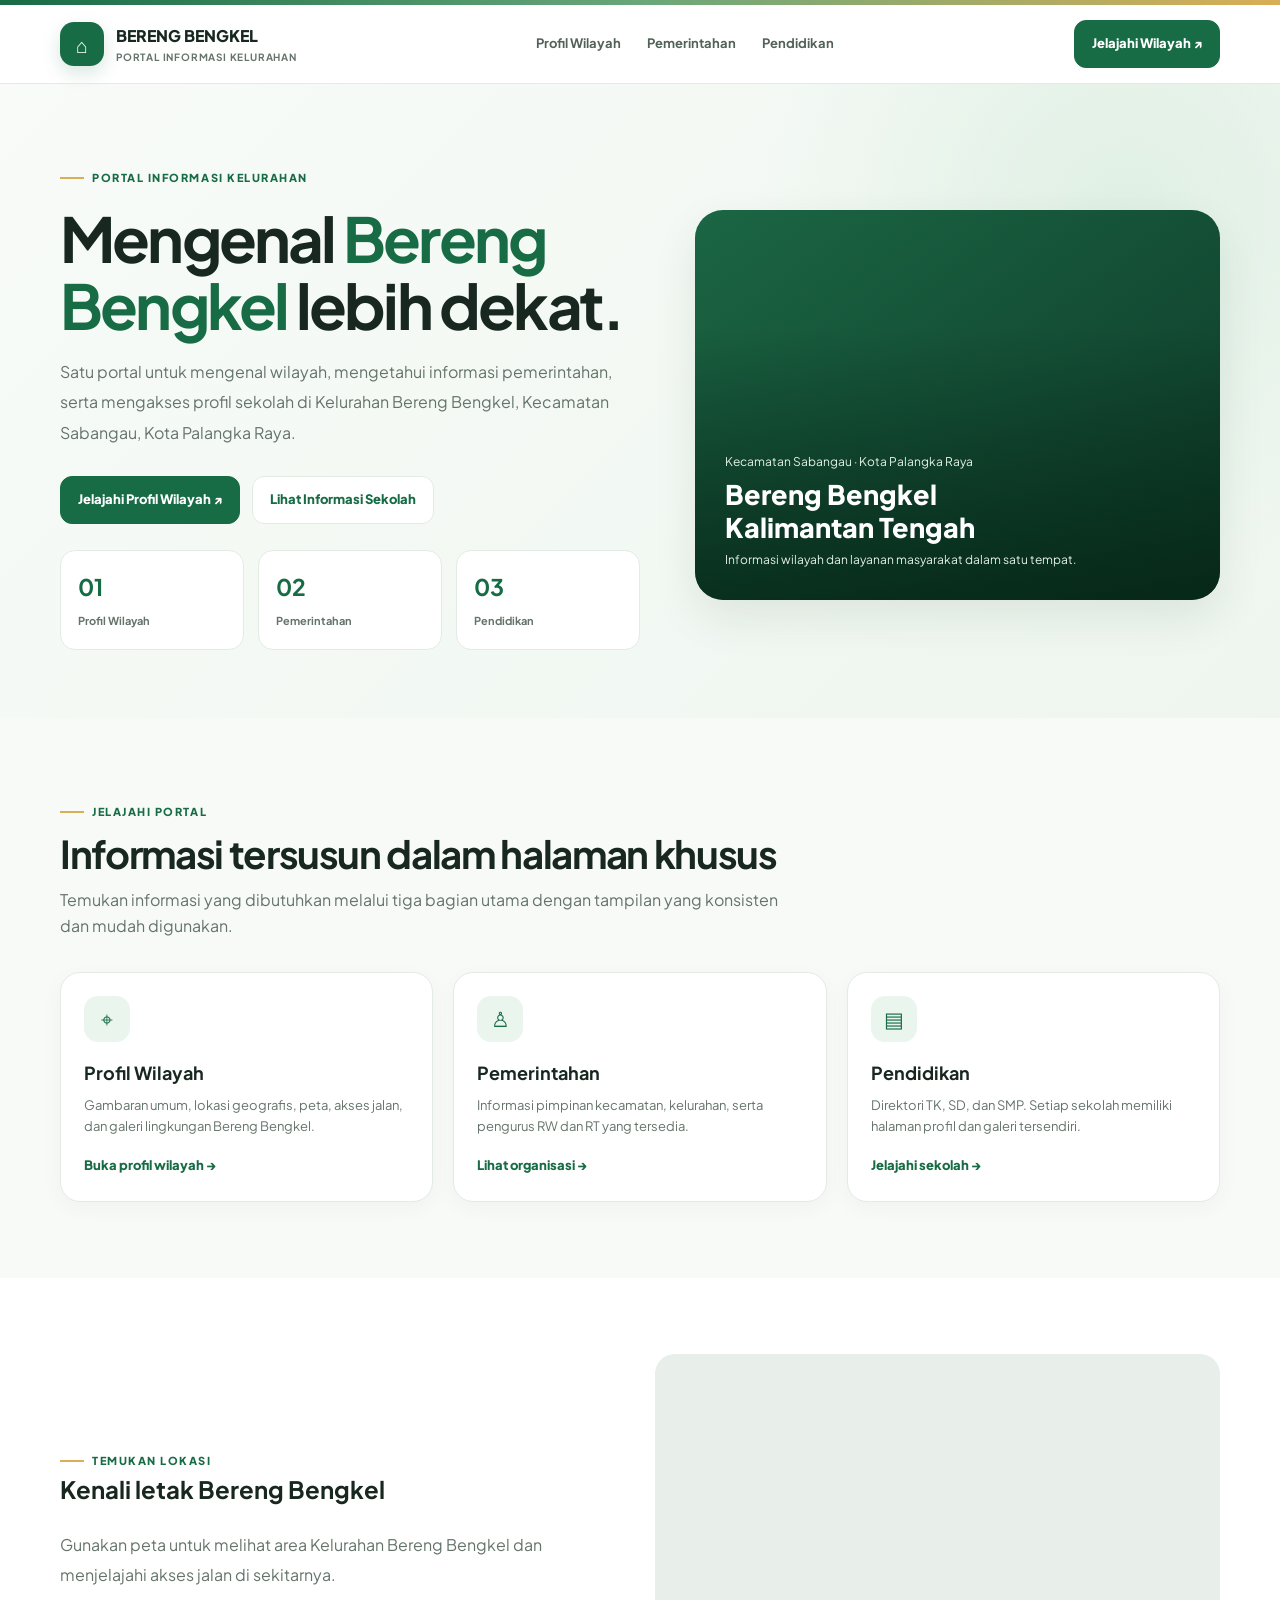
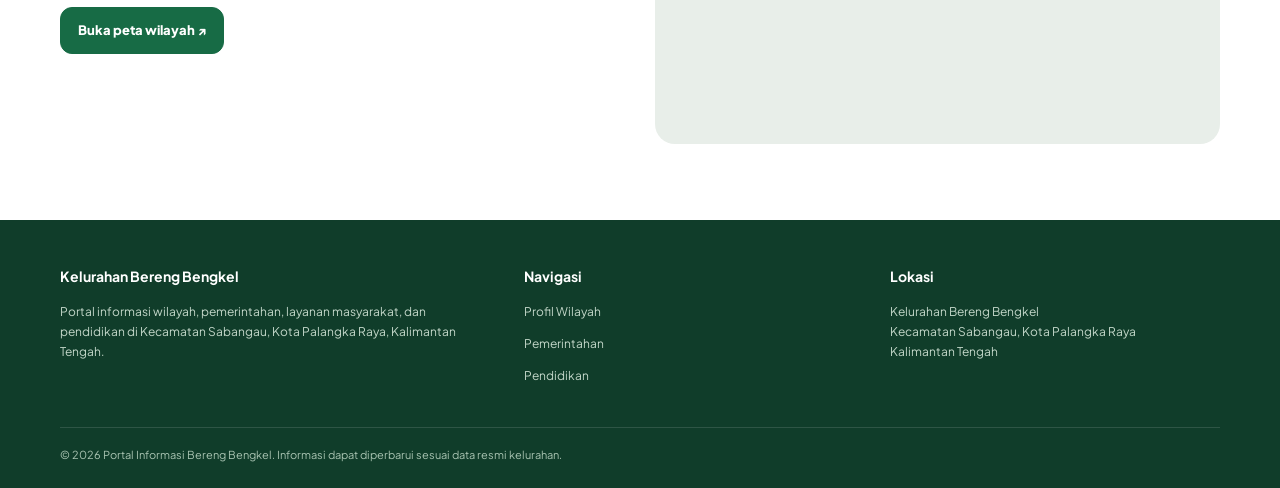
<file: index.html>
<!doctype html>
<html lang="id">
  <head>
    <meta charset="utf-8" />
    <meta name="viewport" content="width=device-width, initial-scale=1" />
    <meta
      name="description"
      content="Portal Informasi Kelurahan Bereng Bengkel"
    />
    <title>Beranda | Bereng Bengkel</title>
    <link rel="preconnect" href="https://fonts.googleapis.com" />
    <link rel="preconnect" href="https://fonts.gstatic.com" crossorigin />
    <link
      href="https://fonts.googleapis.com/css2?family=Plus+Jakarta+Sans:wght@400;500;600;700;800&display=swap"
      rel="stylesheet"
    />
    <link rel="stylesheet" href="assets/css/style.css" />
  </head>
  <body>
    <div class="topline"></div>
    <header class="nav">
      <div class="container nav-inner">
        <a class="brand" href="index.html"
          ><span class="brand-mark">⌂</span
          ><span
            >BERENG BENGKEL<small>Portal Informasi Kelurahan</small></span
          ></a
        >
        <nav class="navlinks">
          <a href="profil.html">Profil Wilayah</a
          ><a href="pemerintahan.html">Pemerintahan</a
          ><a href="pendidikan.html">Pendidikan</a>
        </nav>
        <a class="nav-cta" href="profil.html#lokasi">Jelajahi Wilayah ↗</a
        ><button class="menu-btn" aria-label="Buka menu" aria-expanded="false">
          ☰
        </button>
      </div>
      <div class="container mobile-links">
        <a href="profil.html">Profil Wilayah</a
        ><a href="pemerintahan.html">Pemerintahan</a
        ><a href="pendidikan.html">Pendidikan</a>
      </div>
    </header>
    <main>
      <section class="hero">
        <div class="container hero-grid">
          <div>
            <span class="eyebrow">Portal informasi kelurahan</span>
            <h1>
              Mengenal <span class="accent">Bereng Bengkel</span> lebih dekat.
            </h1>
            <p class="lead">
              Satu portal untuk mengenal wilayah, mengetahui informasi
              pemerintahan, serta mengakses profil sekolah di Kelurahan Bereng
              Bengkel, Kecamatan Sabangau, Kota Palangka Raya.
            </p>
            <div class="actions">
              <a class="btn" href="profil.html">Jelajahi Profil Wilayah ↗</a
              ><a class="btn light" href="pendidikan.html"
                >Lihat Informasi Sekolah</a
              >
            </div>
            <div class="stats">
              <div class="stat"><b>01</b><span>Profil Wilayah</span></div>
              <div class="stat"><b>02</b><span>Pemerintahan</span></div>
              <div class="stat"><b>03</b><span>Pendidikan</span></div>
            </div>
          </div>
          <div class="hero-visual">
            <div>
              <div class="hero-note">
                Kecamatan Sabangau · Kota Palangka Raya
              </div>
              <div class="hero-title">
                Bereng Bengkel<br />Kalimantan Tengah
              </div>
              <div class="hero-note">
                Informasi wilayah dan layanan masyarakat dalam satu tempat.
              </div>
            </div>
          </div>
        </div>
      </section>
      <section class="section">
        <div class="container">
          <div class="section-head">
            <span class="eyebrow">Jelajahi portal</span>
            <h2>Informasi tersusun dalam halaman khusus</h2>
            <p>
              Temukan informasi yang dibutuhkan melalui tiga bagian utama dengan
              tampilan yang konsisten dan mudah digunakan.
            </p>
          </div>
          <div class="grid three">
            <article class="card">
              <div class="card-body">
                <div class="iconbox">⌖</div>
                <h3>Profil Wilayah</h3>
                <p>
                  Gambaran umum, lokasi geografis, peta, akses jalan, dan galeri
                  lingkungan Bereng Bengkel.
                </p>
                <a class="arrow-link" href="profil.html"
                  >Buka profil wilayah →</a
                >
              </div>
            </article>
            <article class="card">
              <div class="card-body">
                <div class="iconbox">♙</div>
                <h3>Pemerintahan</h3>
                <p>
                  Informasi pimpinan kecamatan, kelurahan, serta pengurus RW dan
                  RT yang tersedia.
                </p>
                <a class="arrow-link" href="pemerintahan.html"
                  >Lihat organisasi →</a
                >
              </div>
            </article>
            <article class="card">
              <div class="card-body">
                <div class="iconbox">▤</div>
                <h3>Pendidikan</h3>
                <p>
                  Direktori TK, SD, dan SMP. Setiap sekolah memiliki halaman
                  profil dan galeri tersendiri.
                </p>
                <a class="arrow-link" href="pendidikan.html"
                  >Jelajahi sekolah →</a
                >
              </div>
            </article>
          </div>
        </div>
      </section>
      <section class="section white">
        <div class="container split">
          <div>
            <span class="eyebrow">Temukan lokasi</span>
            <h2>Kenali letak Bereng Bengkel</h2>
            <p class="lead">
              Gunakan peta untuk melihat area Kelurahan Bereng Bengkel dan
              menjelajahi akses jalan di sekitarnya.
            </p>
            <a class="btn" href="profil.html#lokasi">Buka peta wilayah ↗</a>
          </div>
          <iframe
            class="map-frame"
            loading="lazy"
            src="https://www.google.com/maps?q=Bereng%20Bengkel%2C%20Sabangau%2C%20Palangka%20Raya&output=embed"
            title="Peta Bereng Bengkel"
          ></iframe>
        </div>
      </section>
    </main>
    <footer class="footer">
      <div class="container">
        <div class="footer-grid">
          <div>
            <h3>Kelurahan Bereng Bengkel</h3>
            <p>
              Portal informasi wilayah, pemerintahan, layanan masyarakat, dan
              pendidikan di Kecamatan Sabangau, Kota Palangka Raya, Kalimantan
              Tengah.
            </p>
          </div>
          <div>
            <h3>Navigasi</h3>
            <p><a href="profil.html">Profil Wilayah</a></p>
            <p><a href="pemerintahan.html">Pemerintahan</a></p>
            <p><a href="pendidikan.html">Pendidikan</a></p>
          </div>
          <div>
            <h3>Lokasi</h3>
            <p>
              Kelurahan Bereng Bengkel<br />Kecamatan Sabangau, Kota Palangka
              Raya<br />Kalimantan Tengah
            </p>
          </div>
        </div>
        <div class="copyright">
          © 2026 Portal Informasi Bereng Bengkel. Informasi dapat diperbarui
          sesuai data resmi kelurahan.
        </div>
      </div>
    </footer>
    <script src="assets/js/site.js"></script>
  </body>
</html>
</file>
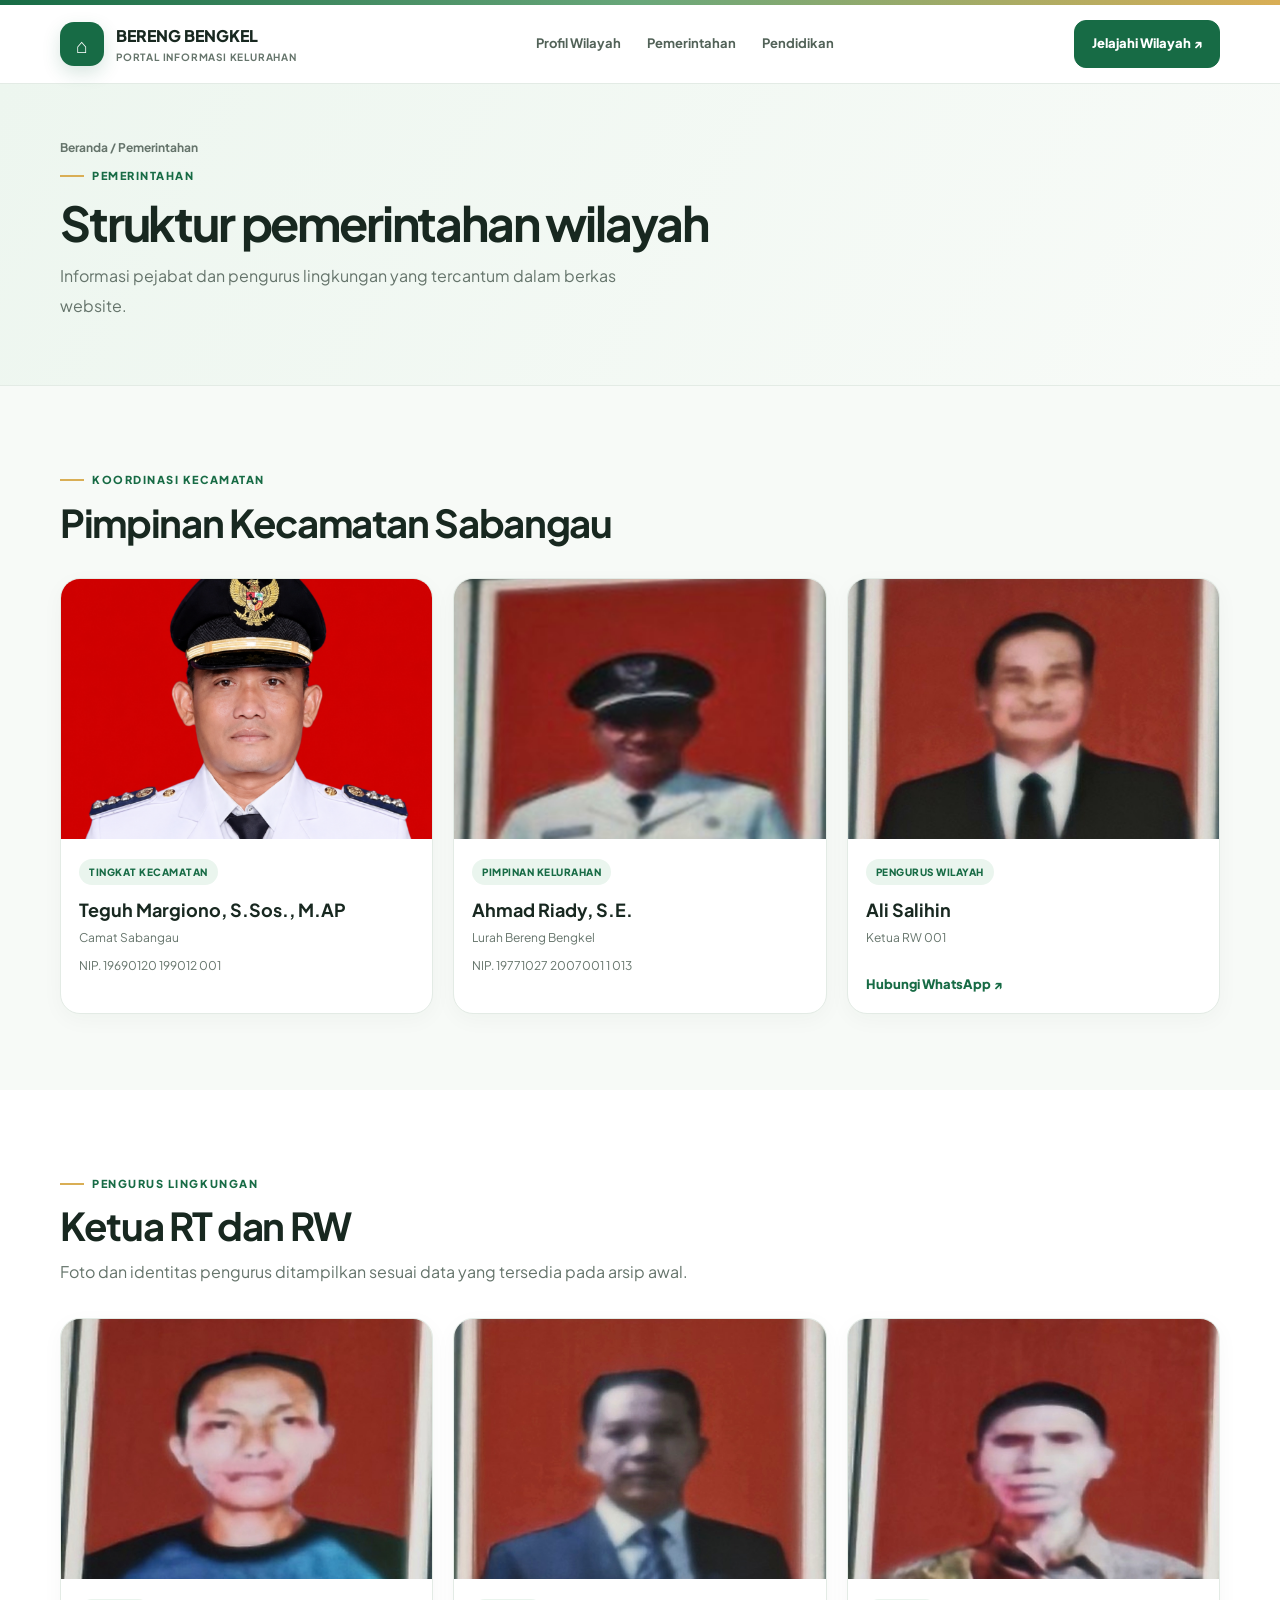
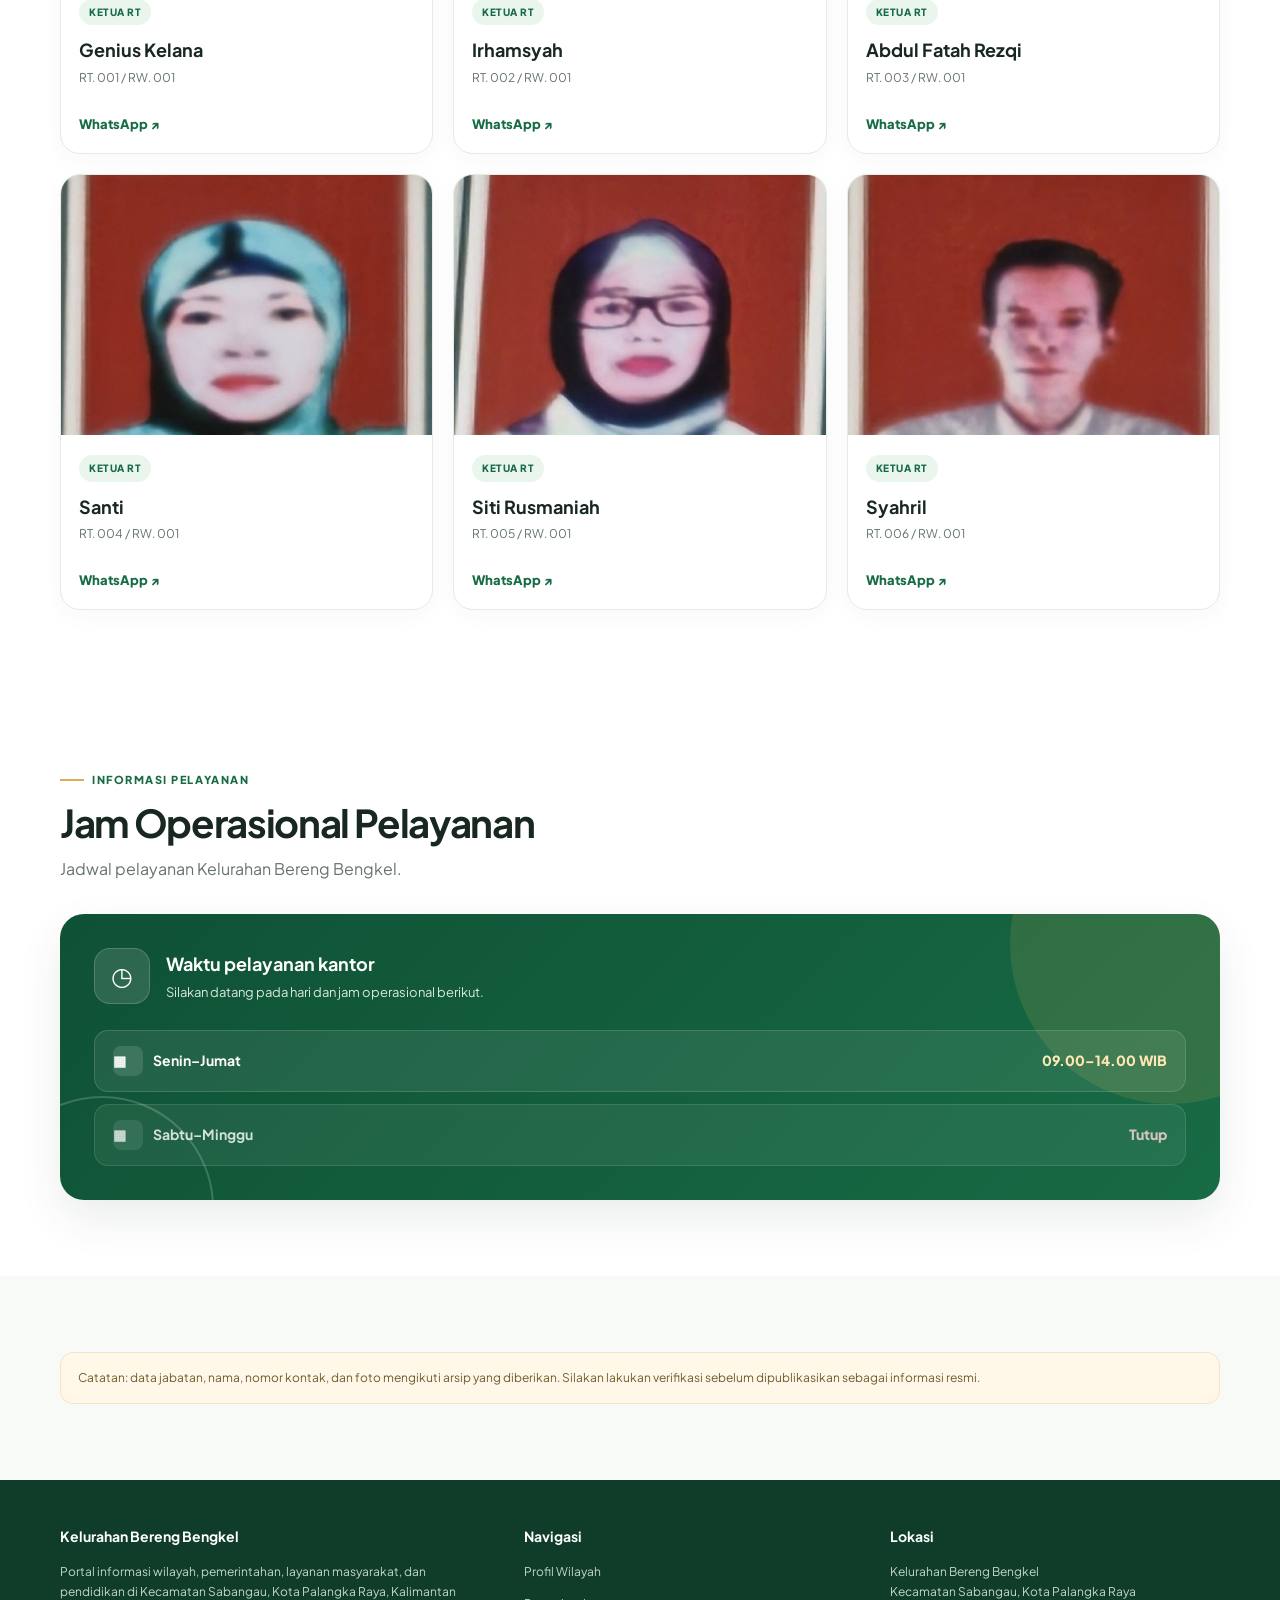
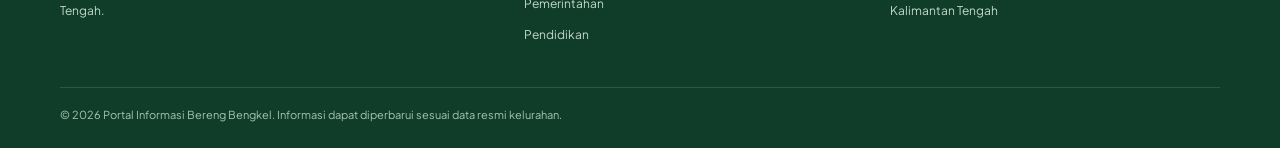
<file: pemerintahan.html>
<!doctype html>
<html lang="id">
  <head>
    <meta charset="utf-8" />
    <meta name="viewport" content="width=device-width, initial-scale=1" />
    <meta
      name="description"
      content="Portal Informasi Kelurahan Bereng Bengkel"
    />
    <title>Pemerintahan | Bereng Bengkel</title>
    <link rel="preconnect" href="https://fonts.googleapis.com" />
    <link rel="preconnect" href="https://fonts.gstatic.com" crossorigin />
    <link
      href="https://fonts.googleapis.com/css2?family=Plus+Jakarta+Sans:wght@400;500;600;700;800&display=swap"
      rel="stylesheet"
    />
    <link rel="stylesheet" href="assets/css/style.css" />
  </head>
  <body>
    <div class="topline"></div>
    <header class="nav">
      <div class="container nav-inner">
        <a class="brand" href="index.html"
          ><span class="brand-mark">⌂</span
          ><span
            >BERENG BENGKEL<small>Portal Informasi Kelurahan</small></span
          ></a
        >
        <nav class="navlinks">
          <a href="profil.html">Profil Wilayah</a
          ><a href="pemerintahan.html">Pemerintahan</a
          ><a href="pendidikan.html">Pendidikan</a>
        </nav>
        <a class="nav-cta" href="profil.html#lokasi">Jelajahi Wilayah ↗</a
        ><button class="menu-btn" aria-label="Buka menu" aria-expanded="false">
          ☰
        </button>
      </div>
      <div class="container mobile-links">
        <a href="profil.html">Profil Wilayah</a
        ><a href="pemerintahan.html">Pemerintahan</a
        ><a href="pendidikan.html">Pendidikan</a>
      </div>
    </header>
    <main>
      <section class="page-hero">
        <div class="container">
          <div class="crumb">Beranda / Pemerintahan</div>
          <span class="eyebrow">Pemerintahan</span>
          <h1>Struktur pemerintahan wilayah</h1>
          <p class="lead">
            Informasi pejabat dan pengurus lingkungan yang tercantum dalam
            berkas website.
          </p>
        </div>
      </section>
      <section class="section">
        <div class="container">
          <div class="section-head">
            <span class="eyebrow">Koordinasi kecamatan</span>
            <h2>Pimpinan Kecamatan Sabangau</h2>
          </div>
          <div class="grid three">
            <article class="card person-card">
              <img
                src="assets/images/officials/camat-sabangau.jpg"
                alt="Foto Camat Sabangau"
              />
              <div class="card-body">
                <span class="tag">Tingkat kecamatan</span>
                <h3>Teguh Margiono, S.Sos., M.AP</h3>
                <p>Camat Sabangau</p>
                <p style="margin-top: 8px">NIP. 19690120 199012 001</p>
              </div>
            </article>
            <article class="card person-card">
              <img
                src="assets/images/officials/lurah.jpg"
                alt="Foto Lurah Bereng Bengkel"
              />
              <div class="card-body">
                <span class="tag">Pimpinan kelurahan</span>
                <h3>Ahmad Riady, S.E.</h3>
                <p>Lurah Bereng Bengkel</p>
                <p style="margin-top: 8px">NIP. 19771027 2007001 1 013</p>
              </div>
            </article>
            <article class="card person-card">
              <img
                src="assets/images/officials/rw-001.jpg"
                alt="Foto Ketua RW 001"
              />
              <div class="card-body">
                <span class="tag">Pengurus wilayah</span>
                <h3>Ali Salihin</h3>
                <p>Ketua RW 001</p>
                <p style="margin-top: 8px">
                  <a
                    class="arrow-link"
                    href="https://wa.me/6281347324317"
                    target="_blank"
                    rel="noopener"
                    >Hubungi WhatsApp ↗</a
                  >
                </p>
              </div>
            </article>
          </div>
        </div>
      </section>
      <section class="section white">
        <div class="container">
          <div class="section-head">
            <span class="eyebrow">Pengurus lingkungan</span>
            <h2>Ketua RT dan RW</h2>
            <p>
              Foto dan identitas pengurus ditampilkan sesuai data yang tersedia
              pada arsip awal.
            </p>
          </div>
          <div class="person-grid">
            <article class="card person-card">
              <img
                src="assets/images/officials/rt-001.jpg"
                alt="Foto Ketua RT Genius Kelana"
                loading="lazy"
              />
              <div class="card-body">
                <span class="tag">Ketua RT</span>
                <h3>Genius Kelana</h3>
                <p>RT. 001 / RW. 001</p>
                <p style="margin-top: 8px">
                  <a
                    class="arrow-link"
                    href="https://wa.me/6285247806857"
                    target="_blank"
                    rel="noopener"
                    >WhatsApp ↗</a
                  >
                </p>
              </div>
            </article>
            <article class="card person-card">
              <img
                src="assets/images/officials/rt-002.jpg"
                alt="Foto Ketua RT Irhamsyah"
                loading="lazy"
              />
              <div class="card-body">
                <span class="tag">Ketua RT</span>
                <h3>Irhamsyah</h3>
                <p>RT. 002 / RW. 001</p>
                <p style="margin-top: 8px">
                  <a
                    class="arrow-link"
                    href="https://wa.me/6282154995072"
                    target="_blank"
                    rel="noopener"
                    >WhatsApp ↗</a
                  >
                </p>
              </div>
            </article>
            <article class="card person-card">
              <img
                src="assets/images/officials/rt-003.jpg"
                alt="Foto Ketua RT Abdul Fatah Rezqi"
                loading="lazy"
              />
              <div class="card-body">
                <span class="tag">Ketua RT</span>
                <h3>Abdul Fatah Rezqi</h3>
                <p>RT. 003 / RW. 001</p>
                <p style="margin-top: 8px">
                  <a
                    class="arrow-link"
                    href="https://wa.me/6281250780167"
                    target="_blank"
                    rel="noopener"
                    >WhatsApp ↗</a
                  >
                </p>
              </div>
            </article>
            <article class="card person-card">
              <img
                src="assets/images/officials/rt-004.jpg"
                alt="Foto Ketua RT Santi"
                loading="lazy"
              />
              <div class="card-body">
                <span class="tag">Ketua RT</span>
                <h3>Santi</h3>
                <p>RT. 004 / RW. 001</p>
                <p style="margin-top: 8px">
                  <a
                    class="arrow-link"
                    href="https://wa.me/6285389328433"
                    target="_blank"
                    rel="noopener"
                    >WhatsApp ↗</a
                  >
                </p>
              </div>
            </article>
            <article class="card person-card">
              <img
                src="assets/images/officials/rt-005.jpg"
                alt="Foto Ketua RT Siti Rusmaniah"
                loading="lazy"
              />
              <div class="card-body">
                <span class="tag">Ketua RT</span>
                <h3>Siti Rusmaniah</h3>
                <p>RT. 005 / RW. 001</p>
                <p style="margin-top: 8px">
                  <a
                    class="arrow-link"
                    href="https://wa.me/6282256005481"
                    target="_blank"
                    rel="noopener"
                    >WhatsApp ↗</a
                  >
                </p>
              </div>
            </article>
            <article class="card person-card">
              <img
                src="assets/images/officials/rt-006.jpg"
                alt="Foto Ketua RT Syahril"
                loading="lazy"
              />
              <div class="card-body">
                <span class="tag">Ketua RT</span>
                <h3>Syahril</h3>
                <p>RT. 006 / RW. 001</p>
                <p style="margin-top: 8px">
                  <a
                    class="arrow-link"
                    href="https://wa.me/6285249079529"
                    target="_blank"
                    rel="noopener"
                    >WhatsApp ↗</a
                  >
                </p>
              </div>
            </article>
          </div>
        </div>
      </section>
      <section class="section white" id="jam-pelayanan">
        <div class="container">
          <div class="section-head">
            <span class="eyebrow">Informasi pelayanan</span>
            <h2>Jam Operasional Pelayanan</h2>
            <p>Jadwal pelayanan Kelurahan Bereng Bengkel.</p>
          </div>
          <div class="hours-panel">
            <div class="hours-intro">
              <span class="hours-icon" aria-hidden="true">◷</span>
              <div>
                <h3>Waktu pelayanan kantor</h3>
                <p>Silakan datang pada hari dan jam operasional berikut.</p>
              </div>
            </div>
            <div class="hours-list">
              <div class="hours-row">
                <span><span class="day-icon">▦</span> Senin–Jumat</span
                ><strong>09.00–14.00 WIB</strong>
              </div>
              <div class="hours-row closed">
                <span><span class="day-icon">▦</span> Sabtu–Minggu</span
                ><strong>Tutup</strong>
              </div>
            </div>
          </div>
        </div>
      </section>
      <section class="section">
        <div class="container">
          <div class="notice">
            Catatan: data jabatan, nama, nomor kontak, dan foto mengikuti arsip
            yang diberikan. Silakan lakukan verifikasi sebelum dipublikasikan
            sebagai informasi resmi.
          </div>
        </div>
      </section>
    </main>
    <footer class="footer">
      <div class="container">
        <div class="footer-grid">
          <div>
            <h3>Kelurahan Bereng Bengkel</h3>
            <p>
              Portal informasi wilayah, pemerintahan, layanan masyarakat, dan
              pendidikan di Kecamatan Sabangau, Kota Palangka Raya, Kalimantan
              Tengah.
            </p>
          </div>
          <div>
            <h3>Navigasi</h3>
            <p><a href="profil.html">Profil Wilayah</a></p>
            <p><a href="pemerintahan.html">Pemerintahan</a></p>
            <p><a href="pendidikan.html">Pendidikan</a></p>
          </div>
          <div>
            <h3>Lokasi</h3>
            <p>
              Kelurahan Bereng Bengkel<br />Kecamatan Sabangau, Kota Palangka
              Raya<br />Kalimantan Tengah
            </p>
          </div>
        </div>
        <div class="copyright">
          © 2026 Portal Informasi Bereng Bengkel. Informasi dapat diperbarui
          sesuai data resmi kelurahan.
        </div>
      </div>
    </footer>
    <script src="assets/js/site.js"></script>
  </body>
</html>
</file>
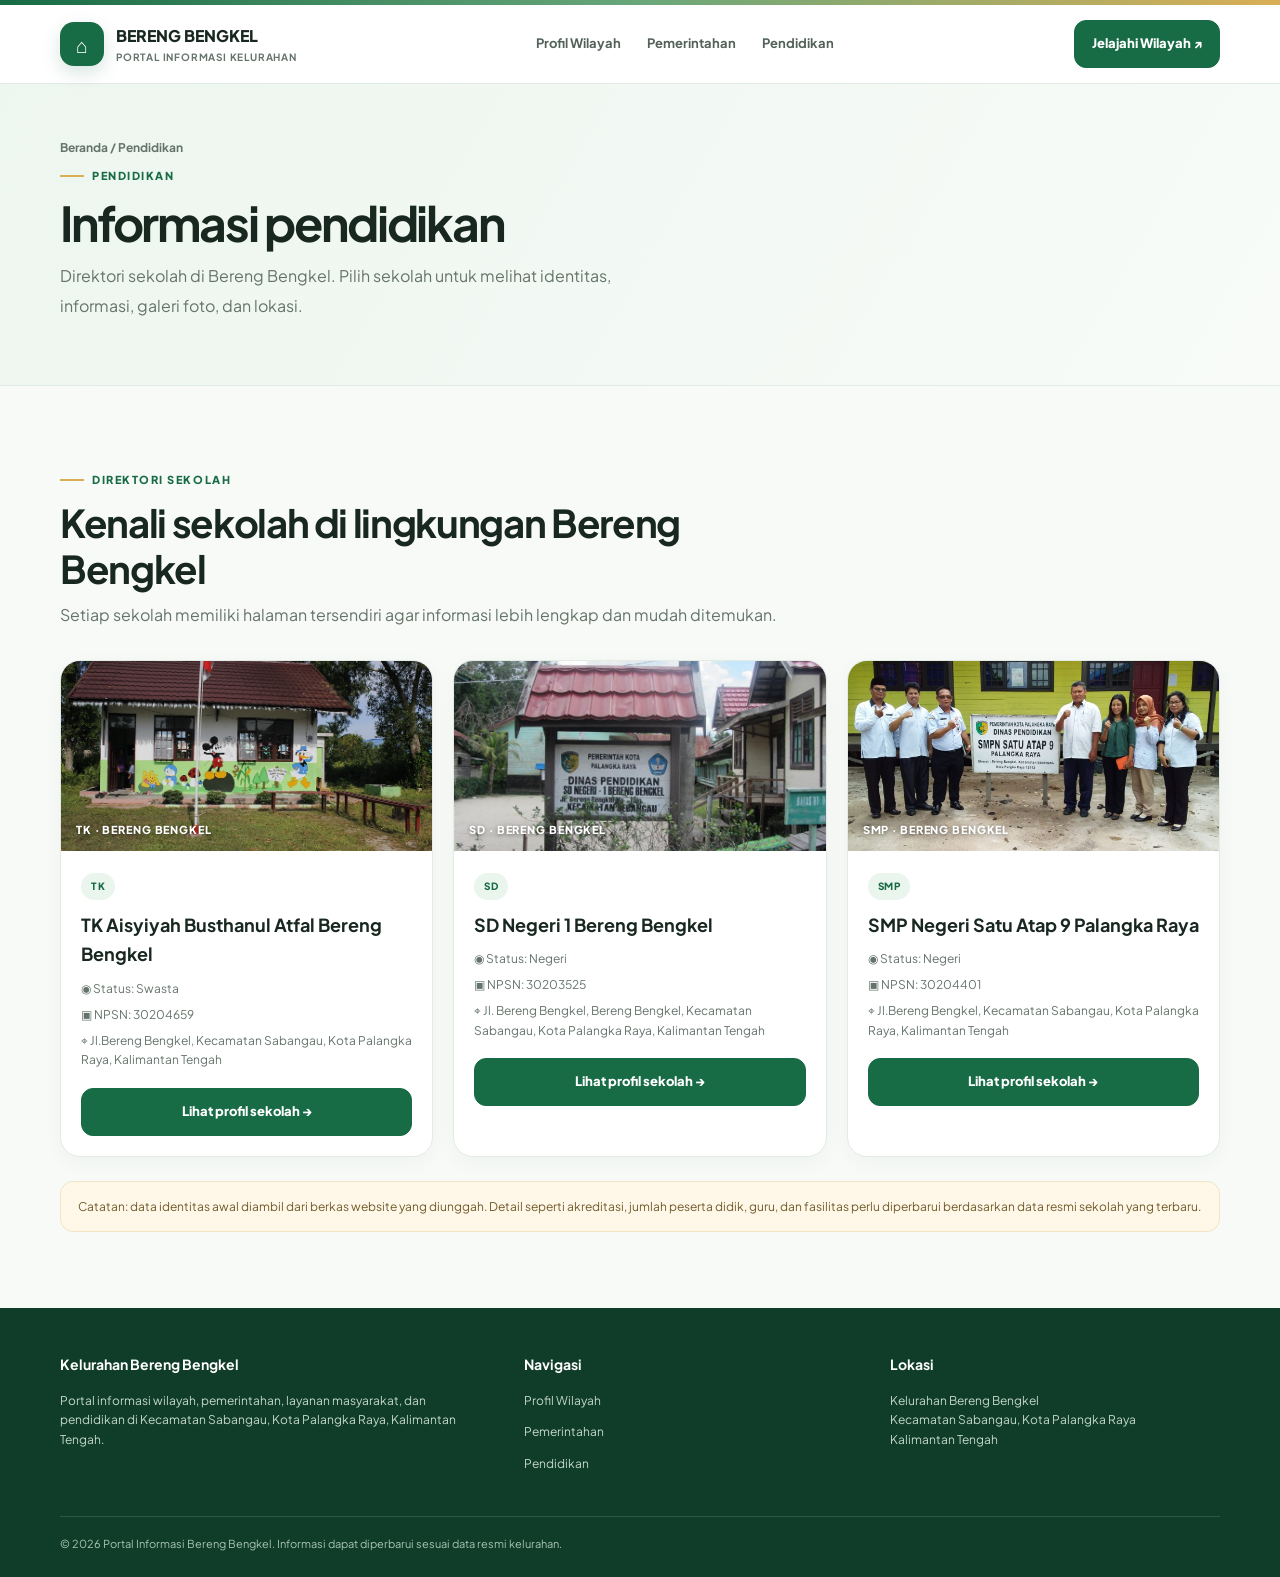
<file: pendidikan.html>
<!doctype html>
<html lang="id">
  <head>
    <meta charset="utf-8" />
    <meta name="viewport" content="width=device-width, initial-scale=1" />
    <meta
      name="description"
      content="Portal Informasi Kelurahan Bereng Bengkel"
    />
    <title>Pendidikan | Bereng Bengkel</title>
    <link rel="preconnect" href="https://fonts.googleapis.com" />
    <link rel="preconnect" href="https://fonts.gstatic.com" crossorigin />
    <link
      href="https://fonts.googleapis.com/css2?family=Plus+Jakarta+Sans:wght@400;500;600;700;800&display=swap"
      rel="stylesheet"
    />
    <link rel="stylesheet" href="assets/css/style.css" />
  </head>
  <body>
    <div class="topline"></div>
    <header class="nav">
      <div class="container nav-inner">
        <a class="brand" href="index.html"
          ><span class="brand-mark">⌂</span
          ><span
            >BERENG BENGKEL<small>Portal Informasi Kelurahan</small></span
          ></a
        >
        <nav class="navlinks">
          <a href="profil.html">Profil Wilayah</a
          ><a href="pemerintahan.html">Pemerintahan</a
          ><a href="pendidikan.html">Pendidikan</a>
        </nav>
        <a class="nav-cta" href="profil.html#lokasi">Jelajahi Wilayah ↗</a
        ><button class="menu-btn" aria-label="Buka menu" aria-expanded="false">
          ☰
        </button>
      </div>
      <div class="container mobile-links">
        <a href="profil.html">Profil Wilayah</a
        ><a href="pemerintahan.html">Pemerintahan</a
        ><a href="pendidikan.html">Pendidikan</a>
      </div>
    </header>
    <main>
      <section class="page-hero">
        <div class="container">
          <div class="crumb">Beranda / Pendidikan</div>
          <span class="eyebrow">Pendidikan</span>
          <h1>Informasi pendidikan</h1>
          <p class="lead">
            Direktori sekolah di Bereng Bengkel. Pilih sekolah untuk melihat
            identitas, informasi, galeri foto, dan lokasi.
          </p>
        </div>
      </section>
      <section class="section">
        <div class="container">
          <div class="section-head">
            <span class="eyebrow">Direktori sekolah</span>
            <h2>Kenali sekolah di lingkungan Bereng Bengkel</h2>
            <p>
              Setiap sekolah memiliki halaman tersendiri agar informasi lebih
              lengkap dan mudah ditemukan.
            </p>
          </div>
          <div class="grid three">
            <article class="card school-card">
              <div class="school-cover">
                <img
                  src="assets/images/schools/tk1.jpg"
                  alt="Foto TK Aisyiyah Busthanul Atfal Bereng Bengkel"
                /><span
                  style="
                    position: absolute;
                    bottom: 12px;
                    left: 15px;
                    font-size: 11px;
                    font-weight: 800;
                    letter-spacing: 0.08em;
                    color: #fff;
                    text-shadow: 0 1px 4px rgba(0, 0, 0, 0.5);
                  "
                  >TK · BERENG BENGKEL</span
                >
              </div>
              <div class="card-body">
                <span class="tag">TK</span>
                <h3>TK Aisyiyah Busthanul Atfal Bereng Bengkel</h3>
                <div class="school-meta">
                  <span>◉ Status: Swasta</span><span>▣ NPSN: 30204659</span
                  ><span
                    >⌖ Jl.Bereng Bengkel, Kecamatan Sabangau, Kota Palangka
                    Raya, Kalimantan Tengah</span
                  >
                </div>
                <a class="btn" href="sekolah/tk.html">Lihat profil sekolah →</a>
              </div>
            </article>
            <article class="card school-card">
              <div class="school-cover">
                <img
                  src="assets/images/schools/sd1.jpg"
                  alt="Foto SD Negeri 1 Bereng Bengkel"
                /><span
                  style="
                    position: absolute;
                    bottom: 12px;
                    left: 15px;
                    font-size: 11px;
                    font-weight: 800;
                    letter-spacing: 0.08em;
                    color: #fff;
                    text-shadow: 0 1px 4px rgba(0, 0, 0, 0.5);
                  "
                  >SD · BERENG BENGKEL</span
                >
              </div>
              <div class="card-body">
                <span class="tag">SD</span>
                <h3>SD Negeri 1 Bereng Bengkel</h3>
                <div class="school-meta">
                  <span>◉ Status: Negeri</span><span>▣ NPSN: 30203525</span
                  ><span
                    >⌖ Jl. Bereng Bengkel, Bereng Bengkel, Kecamatan Sabangau,
                    Kota Palangka Raya, Kalimantan Tengah</span
                  >
                </div>
                <a class="btn" href="sekolah/sd.html">Lihat profil sekolah →</a>
              </div>
            </article>
            <article class="card school-card">
              <div class="school-cover">
                <img
                  src="assets/images/schools/smp1.jpg"
                  alt="Foto SMP Negeri Satu Atap 9 Palangka Raya"
                /><span
                  style="
                    position: absolute;
                    bottom: 12px;
                    left: 15px;
                    font-size: 11px;
                    font-weight: 800;
                    letter-spacing: 0.08em;
                    color: #fff;
                    text-shadow: 0 1px 4px rgba(0, 0, 0, 0.5);
                  "
                  >SMP · BERENG BENGKEL</span
                >
              </div>
              <div class="card-body">
                <span class="tag">SMP</span>
                <h3>SMP Negeri Satu Atap 9 Palangka Raya</h3>
                <div class="school-meta">
                  <span>◉ Status: Negeri</span><span>▣ NPSN: 30204401</span
                  ><span
                    >⌖ Jl.Bereng Bengkel, Kecamatan Sabangau, Kota Palangka
                    Raya, Kalimantan Tengah</span
                  >
                </div>
                <a class="btn" href="sekolah/smp.html"
                  >Lihat profil sekolah →</a
                >
              </div>
            </article>
          </div>
          <div class="notice" style="margin-top: 24px">
            Catatan: data identitas awal diambil dari berkas website yang
            diunggah. Detail seperti akreditasi, jumlah peserta didik, guru, dan
            fasilitas perlu diperbarui berdasarkan data resmi sekolah yang
            terbaru.
          </div>
        </div>
      </section>
    </main>
    <footer class="footer">
      <div class="container">
        <div class="footer-grid">
          <div>
            <h3>Kelurahan Bereng Bengkel</h3>
            <p>
              Portal informasi wilayah, pemerintahan, layanan masyarakat, dan
              pendidikan di Kecamatan Sabangau, Kota Palangka Raya, Kalimantan
              Tengah.
            </p>
          </div>
          <div>
            <h3>Navigasi</h3>
            <p><a href="profil.html">Profil Wilayah</a></p>
            <p><a href="pemerintahan.html">Pemerintahan</a></p>
            <p><a href="pendidikan.html">Pendidikan</a></p>
          </div>
          <div>
            <h3>Lokasi</h3>
            <p>
              Kelurahan Bereng Bengkel<br />Kecamatan Sabangau, Kota Palangka
              Raya<br />Kalimantan Tengah
            </p>
          </div>
        </div>
        <div class="copyright">
          © 2026 Portal Informasi Bereng Bengkel. Informasi dapat diperbarui
          sesuai data resmi kelurahan.
        </div>
      </div>
    </footer>
    <script src="assets/js/site.js"></script>
  </body>
</html>
</file>
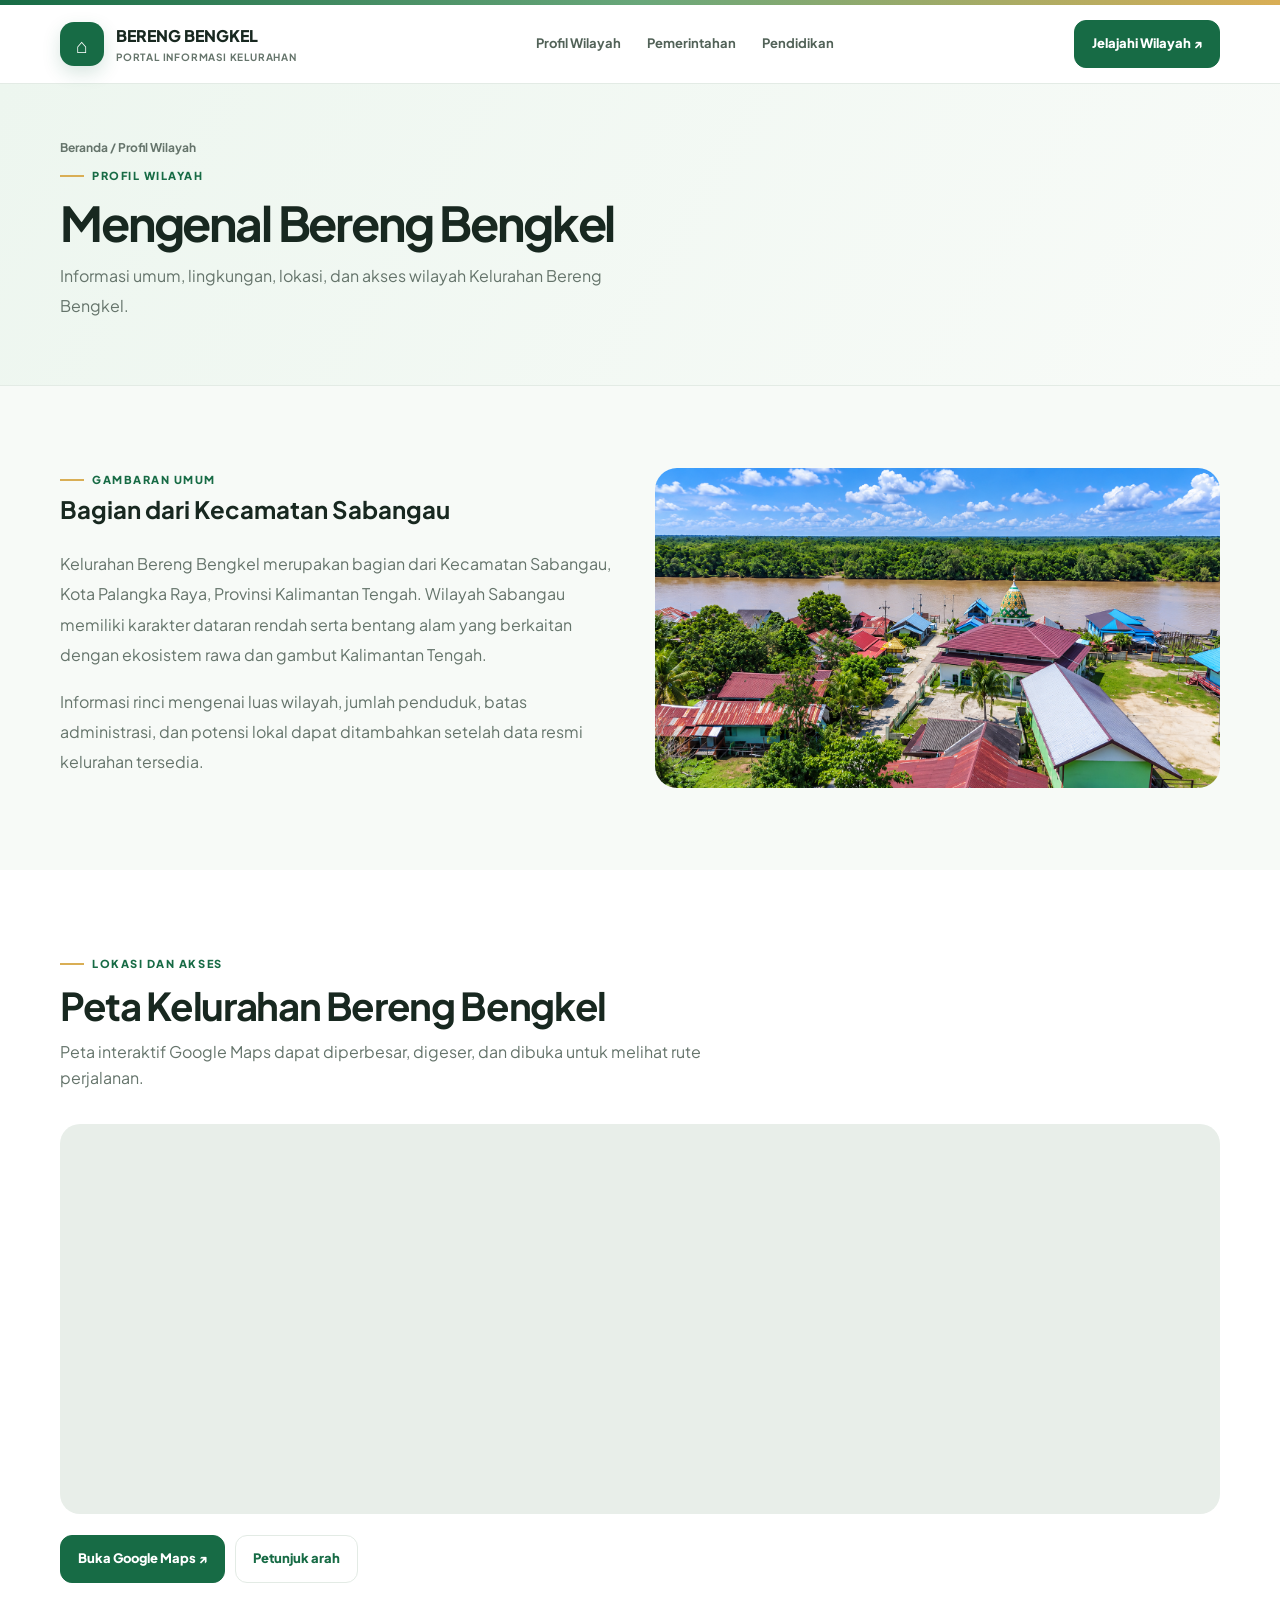
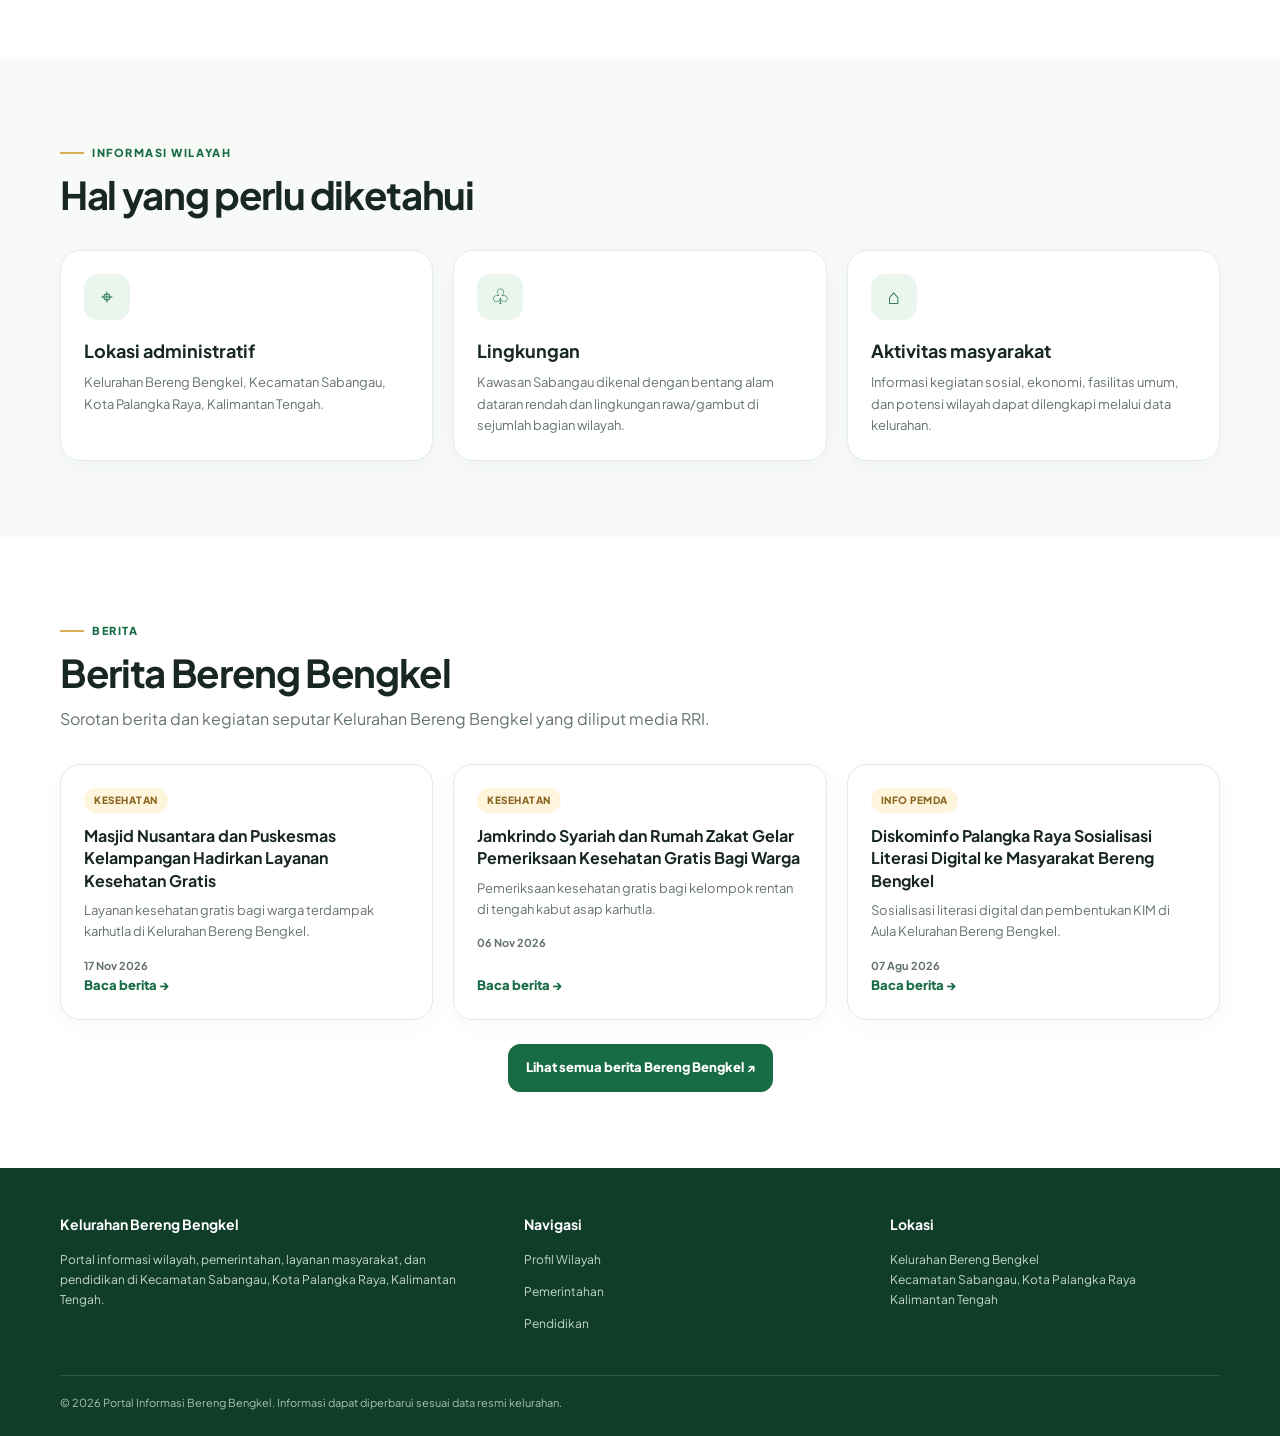
<file: profil.html>
<!doctype html>
<html lang="id">
  <head>
    <meta charset="utf-8" />
    <meta name="viewport" content="width=device-width, initial-scale=1" />
    <meta
      name="description"
      content="Portal Informasi Kelurahan Bereng Bengkel"
    />
    <title>Profil Wilayah | Bereng Bengkel</title>
    <link rel="preconnect" href="https://fonts.googleapis.com" />
    <link rel="preconnect" href="https://fonts.gstatic.com" crossorigin />
    <link
      href="https://fonts.googleapis.com/css2?family=Plus+Jakarta+Sans:wght@400;500;600;700;800&display=swap"
      rel="stylesheet"
    />
    <link rel="stylesheet" href="assets/css/style.css" />
  </head>
  <body>
    <div class="topline"></div>
    <header class="nav">
      <div class="container nav-inner">
        <a class="brand" href="index.html"
          ><span class="brand-mark">⌂</span
          ><span
            >BERENG BENGKEL<small>Portal Informasi Kelurahan</small></span
          ></a
        >
        <nav class="navlinks">
          <a href="profil.html">Profil Wilayah</a
          ><a href="pemerintahan.html">Pemerintahan</a
          ><a href="pendidikan.html">Pendidikan</a>
        </nav>
        <a class="nav-cta" href="profil.html#lokasi">Jelajahi Wilayah ↗</a
        ><button class="menu-btn" aria-label="Buka menu" aria-expanded="false">
          ☰
        </button>
      </div>
      <div class="container mobile-links">
        <a href="profil.html">Profil Wilayah</a
        ><a href="pemerintahan.html">Pemerintahan</a
        ><a href="pendidikan.html">Pendidikan</a>
      </div>
    </header>
    <main>
      <section class="page-hero">
        <div class="container">
          <div class="crumb">Beranda / Profil Wilayah</div>
          <span class="eyebrow">Profil wilayah</span>
          <h1>Mengenal Bereng Bengkel</h1>
          <p class="lead">
            Informasi umum, lingkungan, lokasi, dan akses wilayah Kelurahan
            Bereng Bengkel.
          </p>
        </div>
      </section>
      <section class="section">
        <div class="container split">
          <div>
            <span class="eyebrow">Gambaran umum</span>
            <h2>Bagian dari Kecamatan Sabangau</h2>
            <p class="lead">
              Kelurahan Bereng Bengkel merupakan bagian dari Kecamatan Sabangau,
              Kota Palangka Raya, Provinsi Kalimantan Tengah. Wilayah Sabangau
              memiliki karakter dataran rendah serta bentang alam yang berkaitan
              dengan ekosistem rawa dan gambut Kalimantan Tengah.
            </p>
            <p class="lead">
              Informasi rinci mengenai luas wilayah, jumlah penduduk, batas
              administrasi, dan potensi lokal dapat ditambahkan setelah data
              resmi kelurahan tersedia.
            </p>
          </div>
          <div class="photo-panel">
            <img
              src="assets/images/berengbengkel.png"
              alt="Ilustrasi bentang alam hijau"
            />
          </div>
        </div>
      </section>
      <section class="section white" id="lokasi">
        <div class="container">
          <div class="section-head">
            <span class="eyebrow">Lokasi dan akses</span>
            <h2>Peta Kelurahan Bereng Bengkel</h2>
            <p>
              Peta interaktif Google Maps dapat diperbesar, digeser, dan dibuka
              untuk melihat rute perjalanan.
            </p>
          </div>
          <iframe
            class="map-frame"
            loading="lazy"
            src="https://www.google.com/maps?q=Bereng%20Bengkel%2C%20Kecamatan%20Sabangau%2C%20Palangka%20Raya&output=embed"
            title="Google Maps Kelurahan Bereng Bengkel"
          ></iframe>
          <div class="map-actions">
            <a
              class="btn"
              target="_blank"
              rel="noopener"
              href="https://www.google.com/maps/search/?api=1&query=Bereng+Bengkel%2C+Sabangau%2C+Palangka+Raya"
              >Buka Google Maps ↗</a
            ><a
              class="btn light"
              target="_blank"
              rel="noopener"
              href="https://www.google.com/maps/dir/?api=1&destination=Bereng+Bengkel%2C+Sabangau%2C+Palangka+Raya"
              >Petunjuk arah</a
            >
          </div>
        </div>
      </section>
      <section class="section">
        <div class="container">
          <div class="section-head">
            <span class="eyebrow">Informasi wilayah</span>
            <h2>Hal yang perlu diketahui</h2>
          </div>
          <div class="grid three">
            <article class="card">
              <div class="card-body">
                <div class="iconbox">⌖</div>
                <h3>Lokasi administratif</h3>
                <p>
                  Kelurahan Bereng Bengkel, Kecamatan Sabangau, Kota Palangka
                  Raya, Kalimantan Tengah.
                </p>
              </div>
            </article>
            <article class="card">
              <div class="card-body">
                <div class="iconbox">♧</div>
                <h3>Lingkungan</h3>
                <p>
                  Kawasan Sabangau dikenal dengan bentang alam dataran rendah
                  dan lingkungan rawa/gambut di sejumlah bagian wilayah.
                </p>
              </div>
            </article>
            <article class="card">
              <div class="card-body">
                <div class="iconbox">⌂</div>
                <h3>Aktivitas masyarakat</h3>
                <p>
                  Informasi kegiatan sosial, ekonomi, fasilitas umum, dan
                  potensi wilayah dapat dilengkapi melalui data kelurahan.
                </p>
              </div>
            </article>
          </div>
        </div>
      </section>
      <section class="section white">
        <div class="container">
          <div class="section-head">
            <span class="eyebrow">Berita</span>
            <h2>Berita Bereng Bengkel</h2>
            <p>
              Sorotan berita dan kegiatan seputar Kelurahan Bereng Bengkel yang
              diliput media RRI.
            </p>
          </div>
          <div class="news-grid">
            <article class="card news-card">
              <div class="card-body">
                <span class="news-tag">Kesehatan</span>
                <h3>
                  <a
                    href="https://rri.co.id/palangkaraya/kesehatan/2903516/masjid-nusantara-dan-puskesmas-kelampangan-hadirkan-layanan-kesehatan-gratis"
                    target="_blank"
                    rel="noopener"
                    >Masjid Nusantara dan Puskesmas Kelampangan Hadirkan Layanan
                    Kesehatan Gratis</a
                  >
                </h3>
                <p>
                  Layanan kesehatan gratis bagi warga terdampak karhutla di
                  Kelurahan Bereng Bengkel.
                </p>
                <span class="news-meta">17 Nov 2026</span>
                <a
                  class="arrow-link"
                  href="https://rri.co.id/palangkaraya/kesehatan/2903516/masjid-nusantara-dan-puskesmas-kelampangan-hadirkan-layanan-kesehatan-gratis"
                  target="_blank"
                  rel="noopener"
                  >Baca berita →</a
                >
              </div>
            </article>
            <article class="card news-card">
              <div class="card-body">
                <span class="news-tag">Kesehatan</span>
                <h3>
                  <a
                    href="https://rri.co.id/palangkaraya/kesehatan/2875287/jamkrindo-syariah-dan-rumah-zakat-gelar-pemeriksaan-kesehatan-gratis-bagi-warga"
                    target="_blank"
                    rel="noopener"
                    >Jamkrindo Syariah dan Rumah Zakat Gelar Pemeriksaan
                    Kesehatan Gratis Bagi Warga</a
                  >
                </h3>
                <p>
                  Pemeriksaan kesehatan gratis bagi kelompok rentan di tengah
                  kabut asap karhutla.
                </p>
                <span class="news-meta">06 Nov 2026</span>
                <a
                  class="arrow-link"
                  href="https://rri.co.id/palangkaraya/kesehatan/2875287/jamkrindo-syariah-dan-rumah-zakat-gelar-pemeriksaan-kesehatan-gratis-bagi-warga"
                  target="_blank"
                  rel="noopener"
                  >Baca berita →</a
                >
              </div>
            </article>
            <article class="card news-card">
              <div class="card-body">
                <span class="news-tag">Info Pemda</span>
                <h3>
                  <a
                    href="https://rri.co.id/palangkaraya/info-pemda/2633363/diskominfo-palangka-raya-sosialisasi-literasi-digital-ke-masyarakat-bereng-beng"
                    target="_blank"
                    rel="noopener"
                    >Diskominfo Palangka Raya Sosialisasi Literasi Digital ke
                    Masyarakat Bereng Bengkel</a
                  >
                </h3>
                <p>
                  Sosialisasi literasi digital dan pembentukan KIM di Aula
                  Kelurahan Bereng Bengkel.
                </p>
                <span class="news-meta">07 Agu 2026</span>
                <a
                  class="arrow-link"
                  href="https://rri.co.id/palangkaraya/info-pemda/2633363/diskominfo-palangka-raya-sosialisasi-literasi-digital-ke-masyarakat-bereng-beng"
                  target="_blank"
                  rel="noopener"
                  >Baca berita →</a
                >
              </div>
            </article>
          </div>
          <div class="news-all">
            <a
              class="btn"
              href="https://rri.co.id/palangkaraya/tags/bereng-bengkel"
              target="_blank"
              rel="noopener"
              >Lihat semua berita Bereng Bengkel ↗</a
            >
          </div>
        </div>
      </section>
    </main>
    <footer class="footer">
      <div class="container">
        <div class="footer-grid">
          <div>
            <h3>Kelurahan Bereng Bengkel</h3>
            <p>
              Portal informasi wilayah, pemerintahan, layanan masyarakat, dan
              pendidikan di Kecamatan Sabangau, Kota Palangka Raya, Kalimantan
              Tengah.
            </p>
          </div>
          <div>
            <h3>Navigasi</h3>
            <p><a href="profil.html">Profil Wilayah</a></p>
            <p><a href="pemerintahan.html">Pemerintahan</a></p>
            <p><a href="pendidikan.html">Pendidikan</a></p>
          </div>
          <div>
            <h3>Lokasi</h3>
            <p>
              Kelurahan Bereng Bengkel<br />Kecamatan Sabangau, Kota Palangka
              Raya<br />Kalimantan Tengah
            </p>
          </div>
        </div>
        <div class="copyright">
          © 2026 Portal Informasi Bereng Bengkel. Informasi dapat diperbarui
          sesuai data resmi kelurahan.
        </div>
      </div>
    </footer>
    <script src="assets/js/site.js"></script>
  </body>
</html>
</file>
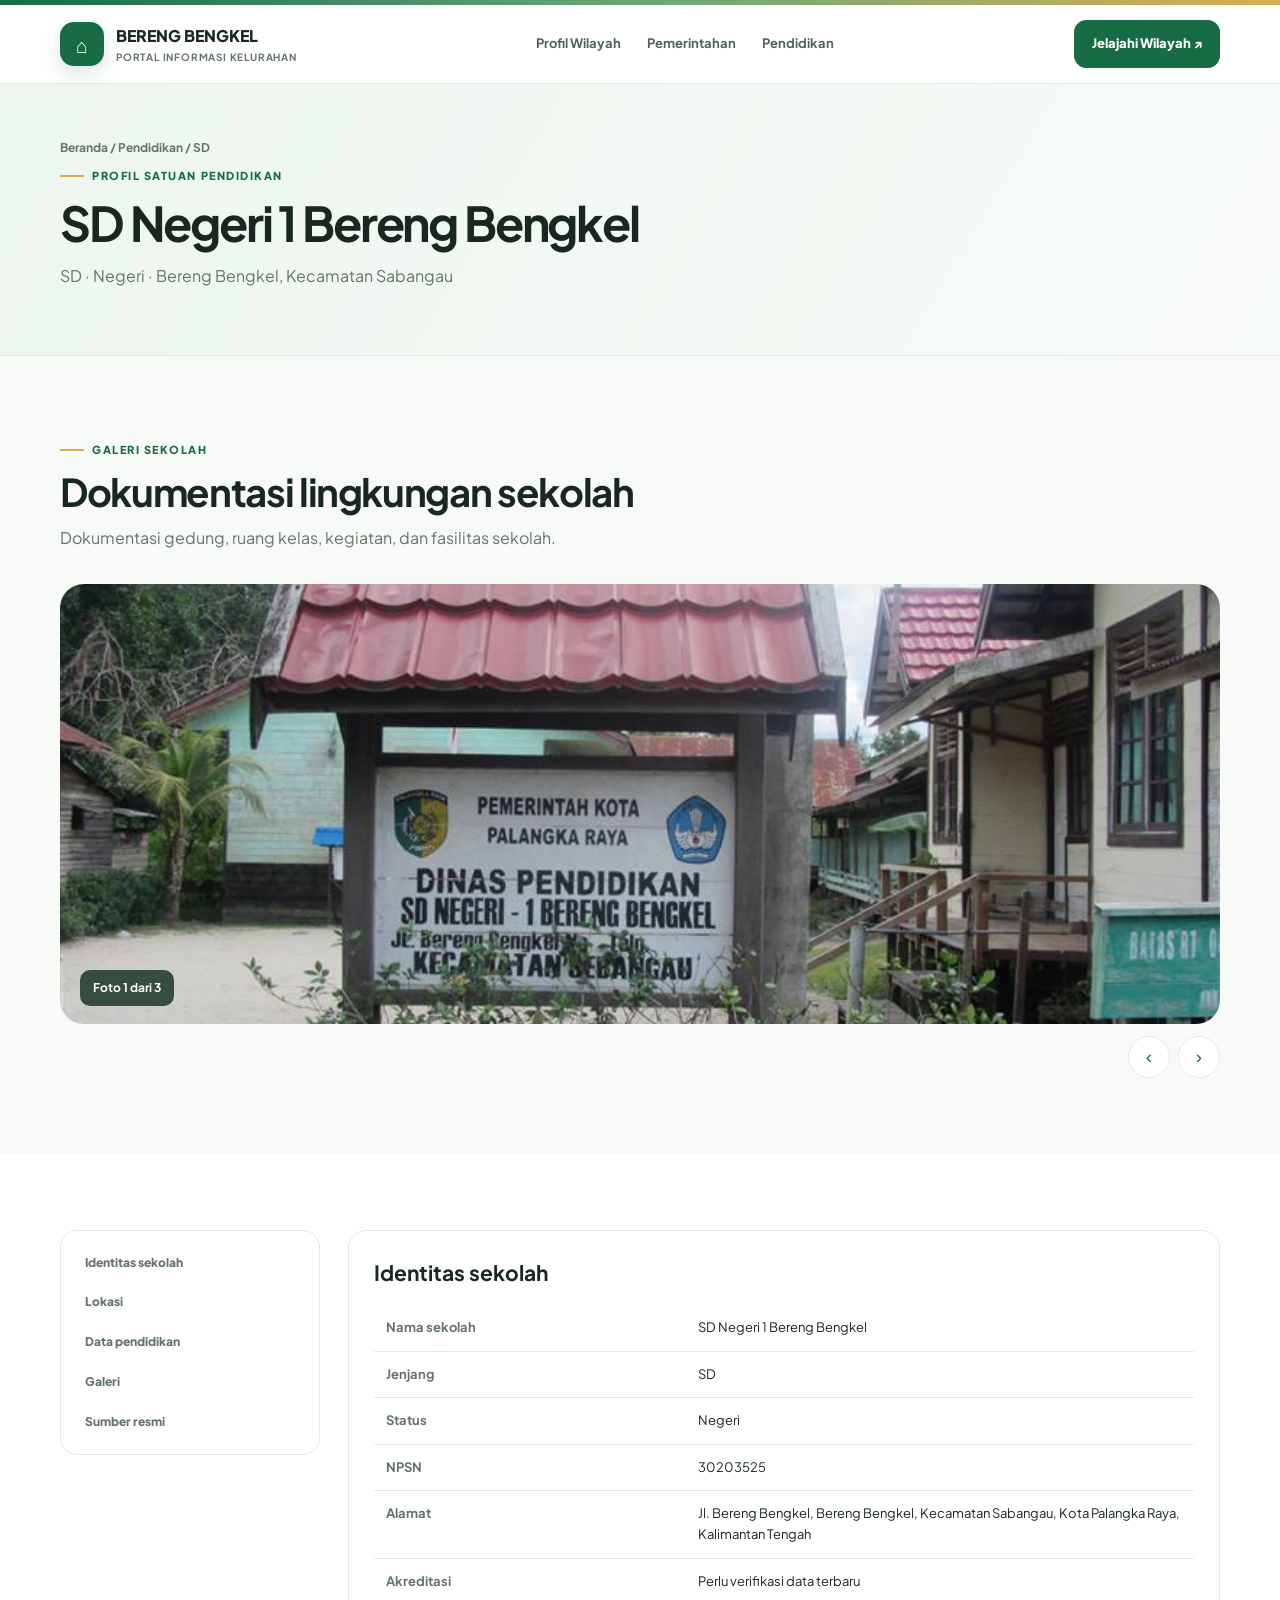
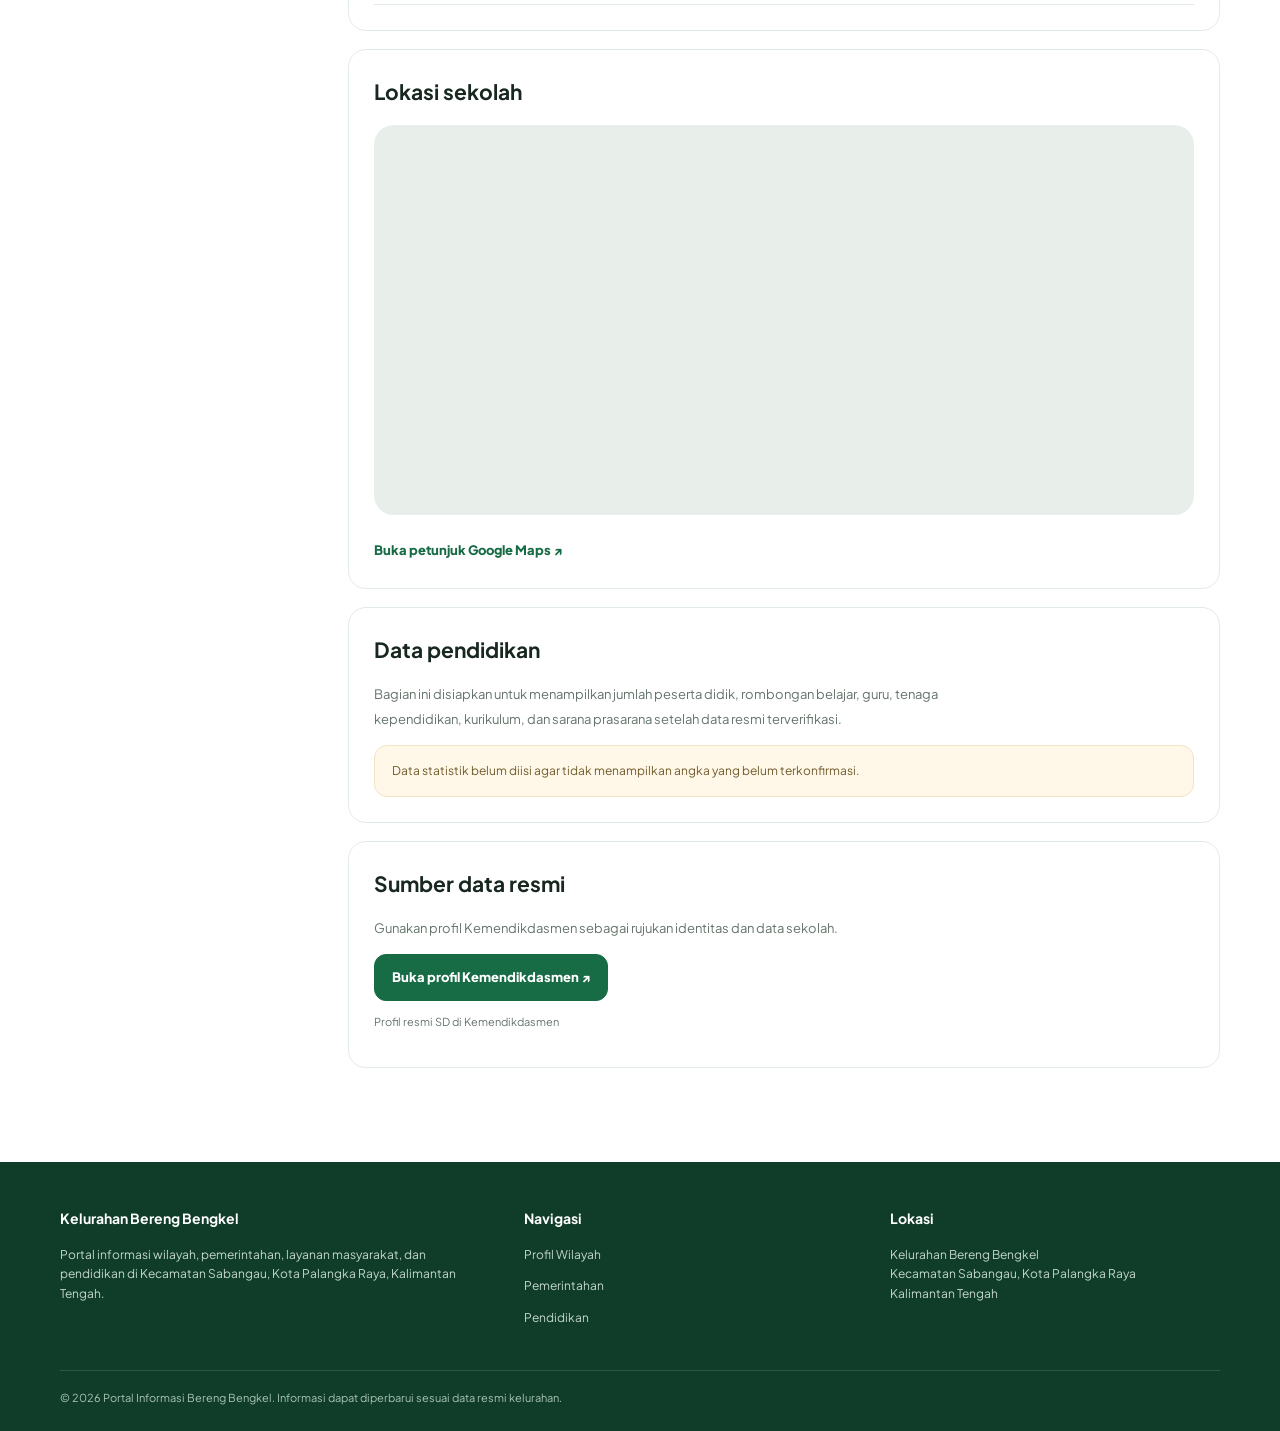
<file: sekolah/sd.html>
<!doctype html>
<html lang="id">
  <head>
    <meta charset="utf-8" />
    <meta name="viewport" content="width=device-width, initial-scale=1" />
    <meta name="description" content="Profil SD Negeri 1 Bereng Bengkel" />
    <title>SD Negeri 1 Bereng Bengkel | Bereng Bengkel</title>
    <link rel="preconnect" href="https://fonts.googleapis.com" />
    <link rel="preconnect" href="https://fonts.gstatic.com" crossorigin />
    <link
      href="https://fonts.googleapis.com/css2?family=Plus+Jakarta+Sans:wght@400;500;600;700;800&display=swap"
      rel="stylesheet"
    />
    <link rel="stylesheet" href="../assets/css/style.css" />
  </head>
  <body>
    <div class="topline"></div>
    <header class="nav">
      <div class="container nav-inner">
        <a class="brand" href="../index.html"
          ><span class="brand-mark">⌂</span
          ><span
            >BERENG BENGKEL<small>Portal Informasi Kelurahan</small></span
          ></a
        >
        <nav class="navlinks">
          <a href="../profil.html">Profil Wilayah</a
          ><a href="../pemerintahan.html">Pemerintahan</a
          ><a href="../pendidikan.html">Pendidikan</a>
        </nav>
        <a class="nav-cta" href="../profil.html#lokasi">Jelajahi Wilayah ↗</a
        ><button class="menu-btn" aria-label="Buka menu" aria-expanded="false">
          ☰
        </button>
      </div>
      <div class="container mobile-links">
        <a href="../profil.html">Profil Wilayah</a
        ><a href="../pemerintahan.html">Pemerintahan</a
        ><a href="../pendidikan.html">Pendidikan</a>
      </div>
    </header>
    <main>
      <section class="page-hero">
        <div class="container">
          <div class="crumb">
            <a href="../index.html">Beranda</a> /
            <a href="../pendidikan.html">Pendidikan</a> / SD
          </div>
          <span class="eyebrow">Profil satuan pendidikan</span>
          <h1>SD Negeri 1 Bereng Bengkel</h1>
          <p class="lead">SD · Negeri · Bereng Bengkel, Kecamatan Sabangau</p>
        </div>
      </section>
      <section class="section">
        <div class="container">
          <div class="section-head">
            <span class="eyebrow">Galeri sekolah</span>
            <h2>Dokumentasi lingkungan sekolah</h2>
            <p>
              Dokumentasi gedung, ruang kelas, kegiatan, dan fasilitas sekolah.
            </p>
          </div>
          <div class="gallery" data-carousel>
            <img
              src="../assets/images/schools/sd1.jpg"
              alt="Foto utama SD Negeri 1 Bereng Bengkel"
              data-slide
            />
            <img
              src="../assets/images/schools/sd2.jpg"
              alt="Ruang belajar SD Negeri 1 Bereng Bengkel"
              data-slide
              style="display: none"
            />
            <img
              src="../assets/images/schools/sd3.jpg"
              alt="Kegiatan dan fasilitas SD Negeri 1 Bereng Bengkel"
              data-slide
              style="display: none"
            />
            <div class="gallery-caption">Foto 1 dari 3</div>
          </div>
          <div class="gallery-controls">
            <button class="round-btn" data-prev aria-label="Foto sebelumnya">
              ‹</button
            ><button class="round-btn" data-next aria-label="Foto berikutnya">
              ›
            </button>
          </div>
        </div>
      </section>
      <section class="section white">
        <div class="container detail-layout">
          <aside class="side-nav">
            <a href="#identitas">Identitas sekolah</a
            ><a href="#lokasi">Lokasi</a><a href="#data">Data pendidikan</a
            ><a href="#galeri">Galeri</a><a href="#sumber">Sumber resmi</a>
          </aside>
          <div>
            <div class="detail-block" id="identitas">
              <h2>Identitas sekolah</h2>
              <table class="data-table">
                <tr>
                  <td>Nama sekolah</td>
                  <td>SD Negeri 1 Bereng Bengkel</td>
                </tr>
                <tr>
                  <td>Jenjang</td>
                  <td>SD</td>
                </tr>
                <tr>
                  <td>Status</td>
                  <td>Negeri</td>
                </tr>
                <tr>
                  <td>NPSN</td>
                  <td>30203525</td>
                </tr>
                <tr>
                  <td>Alamat</td>
                  <td>
                    Jl. Bereng Bengkel, Bereng Bengkel, Kecamatan Sabangau, Kota
                    Palangka Raya, Kalimantan Tengah
                  </td>
                </tr>
                <tr>
                  <td>Akreditasi</td>
                  <td>Perlu verifikasi data terbaru</td>
                </tr>
              </table>
            </div>
            <div class="detail-block" id="lokasi">
              <h2>Lokasi sekolah</h2>
              <iframe
                class="map-frame"
                loading="lazy"
                src="https://www.google.com/maps?q=SD%20Negeri%201%20Bereng%20Bengkel%20Bereng%20Bengkel%20Palangka%20Raya&output=embed"
                title="Peta lokasi SD Negeri 1 Bereng Bengkel"
              ></iframe
              ><a
                class="arrow-link"
                target="_blank"
                rel="noopener"
                href="https://www.google.com/maps/search/?api=1&query=SD+Negeri+1+Bereng+Bengkel+Bereng+Bengkel+Palangka+Raya"
                >Buka petunjuk Google Maps ↗</a
              >
            </div>
            <div class="detail-block" id="data">
              <h2>Data pendidikan</h2>
              <p class="lead" style="font-size: 13px">
                Bagian ini disiapkan untuk menampilkan jumlah peserta didik,
                rombongan belajar, guru, tenaga kependidikan, kurikulum, dan
                sarana prasarana setelah data resmi terverifikasi.
              </p>
              <div class="notice">
                Data statistik belum diisi agar tidak menampilkan angka yang
                belum terkonfirmasi.
              </div>
            </div>
            <div class="detail-block" id="sumber">
              <h2>Sumber data resmi</h2>
              <p class="lead" style="font-size: 13px">
                Gunakan profil Kemendikdasmen sebagai rujukan identitas dan data
                sekolah.
              </p>
              <a
                class="btn"
                href="https://sekolah.data.kemendikdasmen.go.id/profil-sekolah/C0D2B70B-3011-E211-A8EF-B35437B236FC"
                target="_blank"
                rel="noopener"
                >Buka profil Kemendikdasmen ↗</a
              >
              <p style="font-size: 11px; color: var(--muted); margin-top: 12px">
                Profil resmi SD di Kemendikdasmen
              </p>
            </div>
          </div>
        </div>
      </section>
    </main>
    <footer class="footer">
      <div class="container">
        <div class="footer-grid">
          <div>
            <h3>Kelurahan Bereng Bengkel</h3>
            <p>
              Portal informasi wilayah, pemerintahan, layanan masyarakat, dan
              pendidikan di Kecamatan Sabangau, Kota Palangka Raya, Kalimantan
              Tengah.
            </p>
          </div>
          <div>
            <h3>Navigasi</h3>
            <p><a href="../profil.html">Profil Wilayah</a></p>
            <p><a href="../pemerintahan.html">Pemerintahan</a></p>
            <p><a href="../pendidikan.html">Pendidikan</a></p>
          </div>
          <div>
            <h3>Lokasi</h3>
            <p>
              Kelurahan Bereng Bengkel<br />Kecamatan Sabangau, Kota Palangka
              Raya<br />Kalimantan Tengah
            </p>
          </div>
        </div>
        <div class="copyright">
          © 2026 Portal Informasi Bereng Bengkel. Informasi dapat diperbarui
          sesuai data resmi kelurahan.
        </div>
      </div>
    </footer>
    <script src="../assets/js/site.js"></script>
  </body>
</html>
</file>
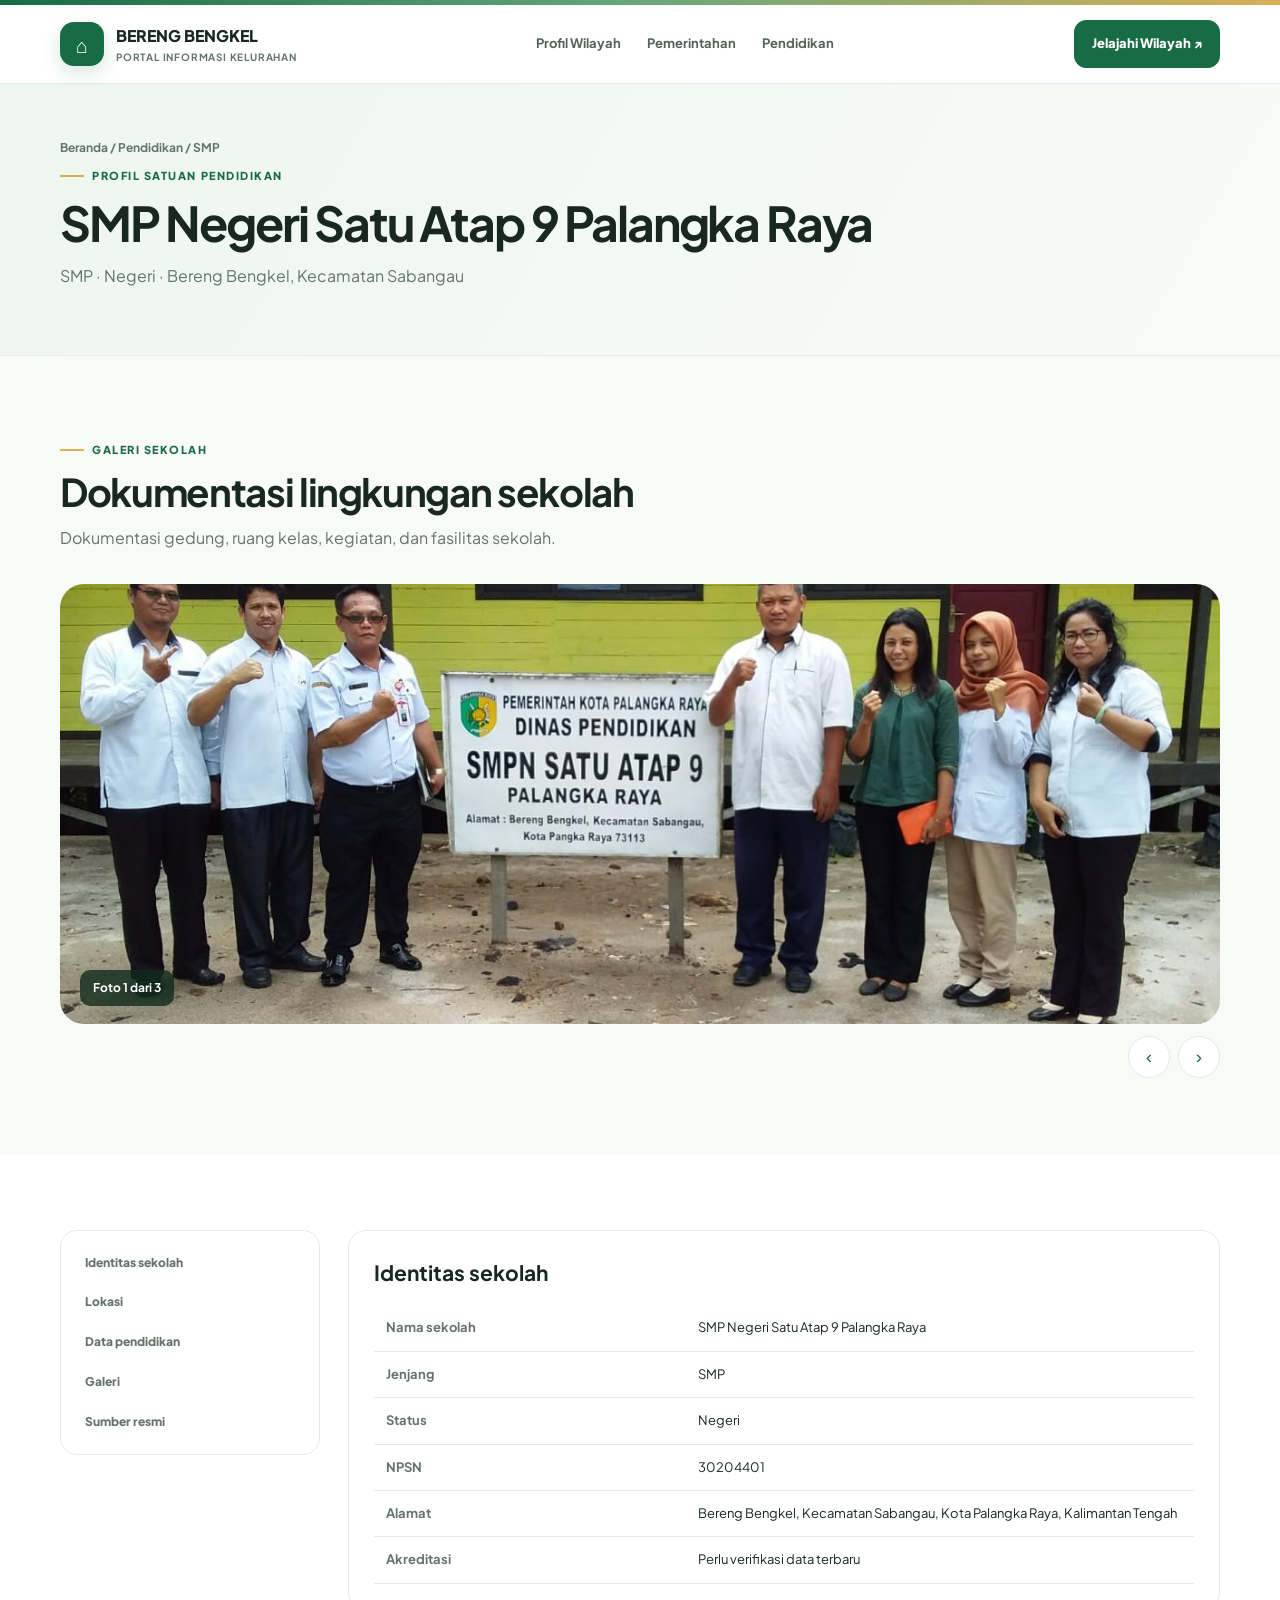
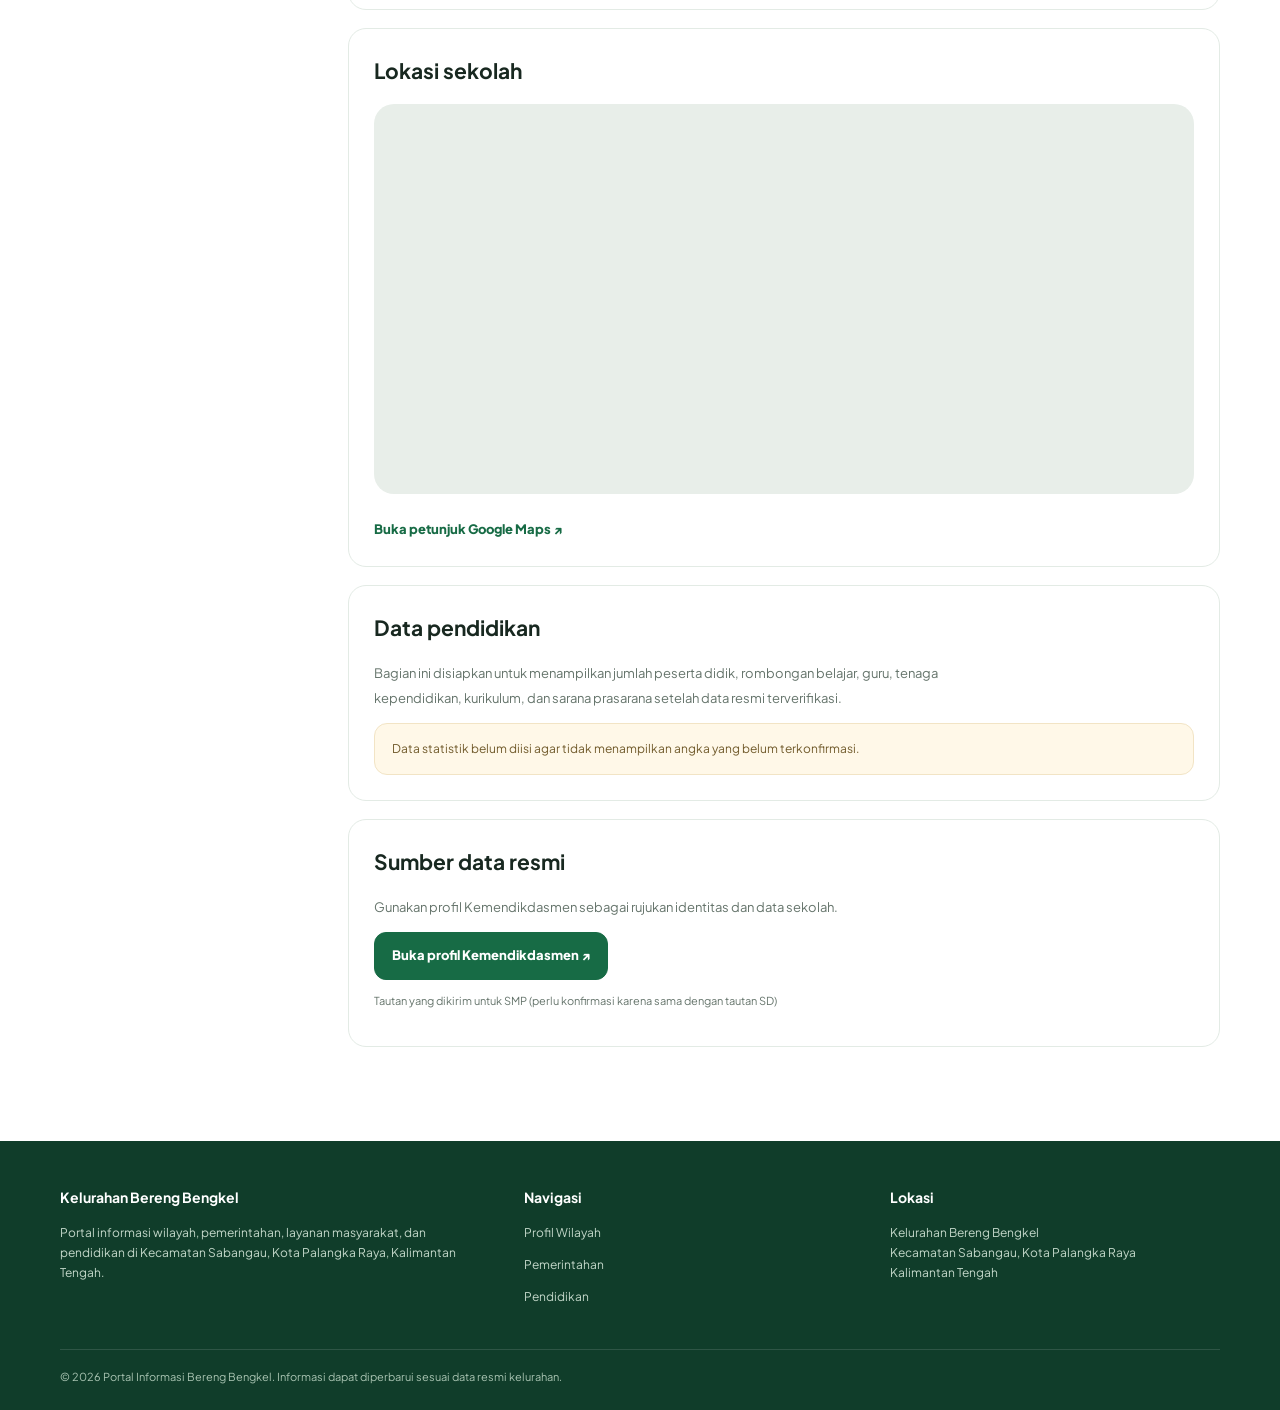
<file: sekolah/smp.html>
<!doctype html>
<html lang="id">
  <head>
    <meta charset="utf-8" />
    <meta name="viewport" content="width=device-width, initial-scale=1" />
    <meta
      name="description"
      content="Profil SMP Negeri Satu Atap 9 Palangka Raya"
    />
    <title>SMP Negeri Satu Atap 9 Palangka Raya | Bereng Bengkel</title>
    <link rel="preconnect" href="https://fonts.googleapis.com" />
    <link rel="preconnect" href="https://fonts.gstatic.com" crossorigin />
    <link
      href="https://fonts.googleapis.com/css2?family=Plus+Jakarta+Sans:wght@400;500;600;700;800&display=swap"
      rel="stylesheet"
    />
    <link rel="stylesheet" href="../assets/css/style.css" />
  </head>
  <body>
    <div class="topline"></div>
    <header class="nav">
      <div class="container nav-inner">
        <a class="brand" href="../index.html"
          ><span class="brand-mark">⌂</span
          ><span
            >BERENG BENGKEL<small>Portal Informasi Kelurahan</small></span
          ></a
        >
        <nav class="navlinks">
          <a href="../profil.html">Profil Wilayah</a
          ><a href="../pemerintahan.html">Pemerintahan</a
          ><a href="../pendidikan.html">Pendidikan</a>
        </nav>
        <a class="nav-cta" href="../profil.html#lokasi">Jelajahi Wilayah ↗</a
        ><button class="menu-btn" aria-label="Buka menu" aria-expanded="false">
          ☰
        </button>
      </div>
      <div class="container mobile-links">
        <a href="../profil.html">Profil Wilayah</a
        ><a href="../pemerintahan.html">Pemerintahan</a
        ><a href="../pendidikan.html">Pendidikan</a>
      </div>
    </header>
    <main>
      <section class="page-hero">
        <div class="container">
          <div class="crumb">
            <a href="../index.html">Beranda</a> /
            <a href="../pendidikan.html">Pendidikan</a> / SMP
          </div>
          <span class="eyebrow">Profil satuan pendidikan</span>
          <h1>SMP Negeri Satu Atap 9 Palangka Raya</h1>
          <p class="lead">SMP · Negeri · Bereng Bengkel, Kecamatan Sabangau</p>
        </div>
      </section>
      <section class="section">
        <div class="container">
          <div class="section-head">
            <span class="eyebrow">Galeri sekolah</span>
            <h2>Dokumentasi lingkungan sekolah</h2>
            <p>
              Dokumentasi gedung, ruang kelas, kegiatan, dan fasilitas sekolah.
            </p>
          </div>
          <div class="gallery" data-carousel>
            <img
              src="../assets/images/schools/smp1.jpg"
              alt="Foto utama SMP Negeri Satu Atap 9 Palangka Raya"
              data-slide
            />
            <img
              src="../assets/images/schools/smp2.jpg"
              alt="Ruang belajar SMP Negeri Satu Atap 9 Palangka Raya"
              data-slide
              style="display: none"
            />
            <img
              src="../assets/images/schools/smp3.jpg"
              alt="Kegiatan dan fasilitas SMP Negeri Satu Atap 9 Palangka Raya"
              data-slide
              style="display: none"
            />
            <div class="gallery-caption">Foto 1 dari 3</div>
          </div>
          <div class="gallery-controls">
            <button class="round-btn" data-prev aria-label="Foto sebelumnya">
              ‹</button
            ><button class="round-btn" data-next aria-label="Foto berikutnya">
              ›
            </button>
          </div>
        </div>
      </section>
      <section class="section white">
        <div class="container detail-layout">
          <aside class="side-nav">
            <a href="#identitas">Identitas sekolah</a
            ><a href="#lokasi">Lokasi</a><a href="#data">Data pendidikan</a
            ><a href="#galeri">Galeri</a><a href="#sumber">Sumber resmi</a>
          </aside>
          <div>
            <div class="detail-block" id="identitas">
              <h2>Identitas sekolah</h2>
              <table class="data-table">
                <tr>
                  <td>Nama sekolah</td>
                  <td>SMP Negeri Satu Atap 9 Palangka Raya</td>
                </tr>
                <tr>
                  <td>Jenjang</td>
                  <td>SMP</td>
                </tr>
                <tr>
                  <td>Status</td>
                  <td>Negeri</td>
                </tr>
                <tr>
                  <td>NPSN</td>
                  <td>30204401</td>
                </tr>
                <tr>
                  <td>Alamat</td>
                  <td>
                    Bereng Bengkel, Kecamatan Sabangau, Kota Palangka Raya,
                    Kalimantan Tengah
                  </td>
                </tr>
                <tr>
                  <td>Akreditasi</td>
                  <td>Perlu verifikasi data terbaru</td>
                </tr>
              </table>
            </div>
            <div class="detail-block" id="lokasi">
              <h2>Lokasi sekolah</h2>
              <iframe
                class="map-frame"
                loading="lazy"
                src="https://www.google.com/maps?q=SMP%20Negeri%20Satu%20Atap%209%20Palangka%20Raya%20Bereng%20Bengkel%20Palangka%20Raya&output=embed"
                title="Peta lokasi SMP Negeri Satu Atap 9 Palangka Raya"
              ></iframe
              ><a
                class="arrow-link"
                target="_blank"
                rel="noopener"
                href="https://www.google.com/maps/search/?api=1&query=SMP+Negeri+Satu+Atap+9+Palangka+Raya+Bereng+Bengkel+Palangka+Raya"
                >Buka petunjuk Google Maps ↗</a
              >
            </div>
            <div class="detail-block" id="data">
              <h2>Data pendidikan</h2>
              <p class="lead" style="font-size: 13px">
                Bagian ini disiapkan untuk menampilkan jumlah peserta didik,
                rombongan belajar, guru, tenaga kependidikan, kurikulum, dan
                sarana prasarana setelah data resmi terverifikasi.
              </p>
              <div class="notice">
                Data statistik belum diisi agar tidak menampilkan angka yang
                belum terkonfirmasi.
              </div>
            </div>
            <div class="detail-block" id="sumber">
              <h2>Sumber data resmi</h2>
              <p class="lead" style="font-size: 13px">
                Gunakan profil Kemendikdasmen sebagai rujukan identitas dan data
                sekolah.
              </p>
              <a
                class="btn"
                href="https://sekolah.data.kemendikdasmen.go.id/profil-sekolah/C0D2B70B-3011-E211-A8EF-B35437B236FC"
                target="_blank"
                rel="noopener"
                >Buka profil Kemendikdasmen ↗</a
              >
              <p style="font-size: 11px; color: var(--muted); margin-top: 12px">
                Tautan yang dikirim untuk SMP (perlu konfirmasi karena sama
                dengan tautan SD)
              </p>
            </div>
          </div>
        </div>
      </section>
    </main>
    <footer class="footer">
      <div class="container">
        <div class="footer-grid">
          <div>
            <h3>Kelurahan Bereng Bengkel</h3>
            <p>
              Portal informasi wilayah, pemerintahan, layanan masyarakat, dan
              pendidikan di Kecamatan Sabangau, Kota Palangka Raya, Kalimantan
              Tengah.
            </p>
          </div>
          <div>
            <h3>Navigasi</h3>
            <p><a href="../profil.html">Profil Wilayah</a></p>
            <p><a href="../pemerintahan.html">Pemerintahan</a></p>
            <p><a href="../pendidikan.html">Pendidikan</a></p>
          </div>
          <div>
            <h3>Lokasi</h3>
            <p>
              Kelurahan Bereng Bengkel<br />Kecamatan Sabangau, Kota Palangka
              Raya<br />Kalimantan Tengah
            </p>
          </div>
        </div>
        <div class="copyright">
          © 2026 Portal Informasi Bereng Bengkel. Informasi dapat diperbarui
          sesuai data resmi kelurahan.
        </div>
      </div>
    </footer>
    <script src="../assets/js/site.js"></script>
  </body>
</html>
</file>
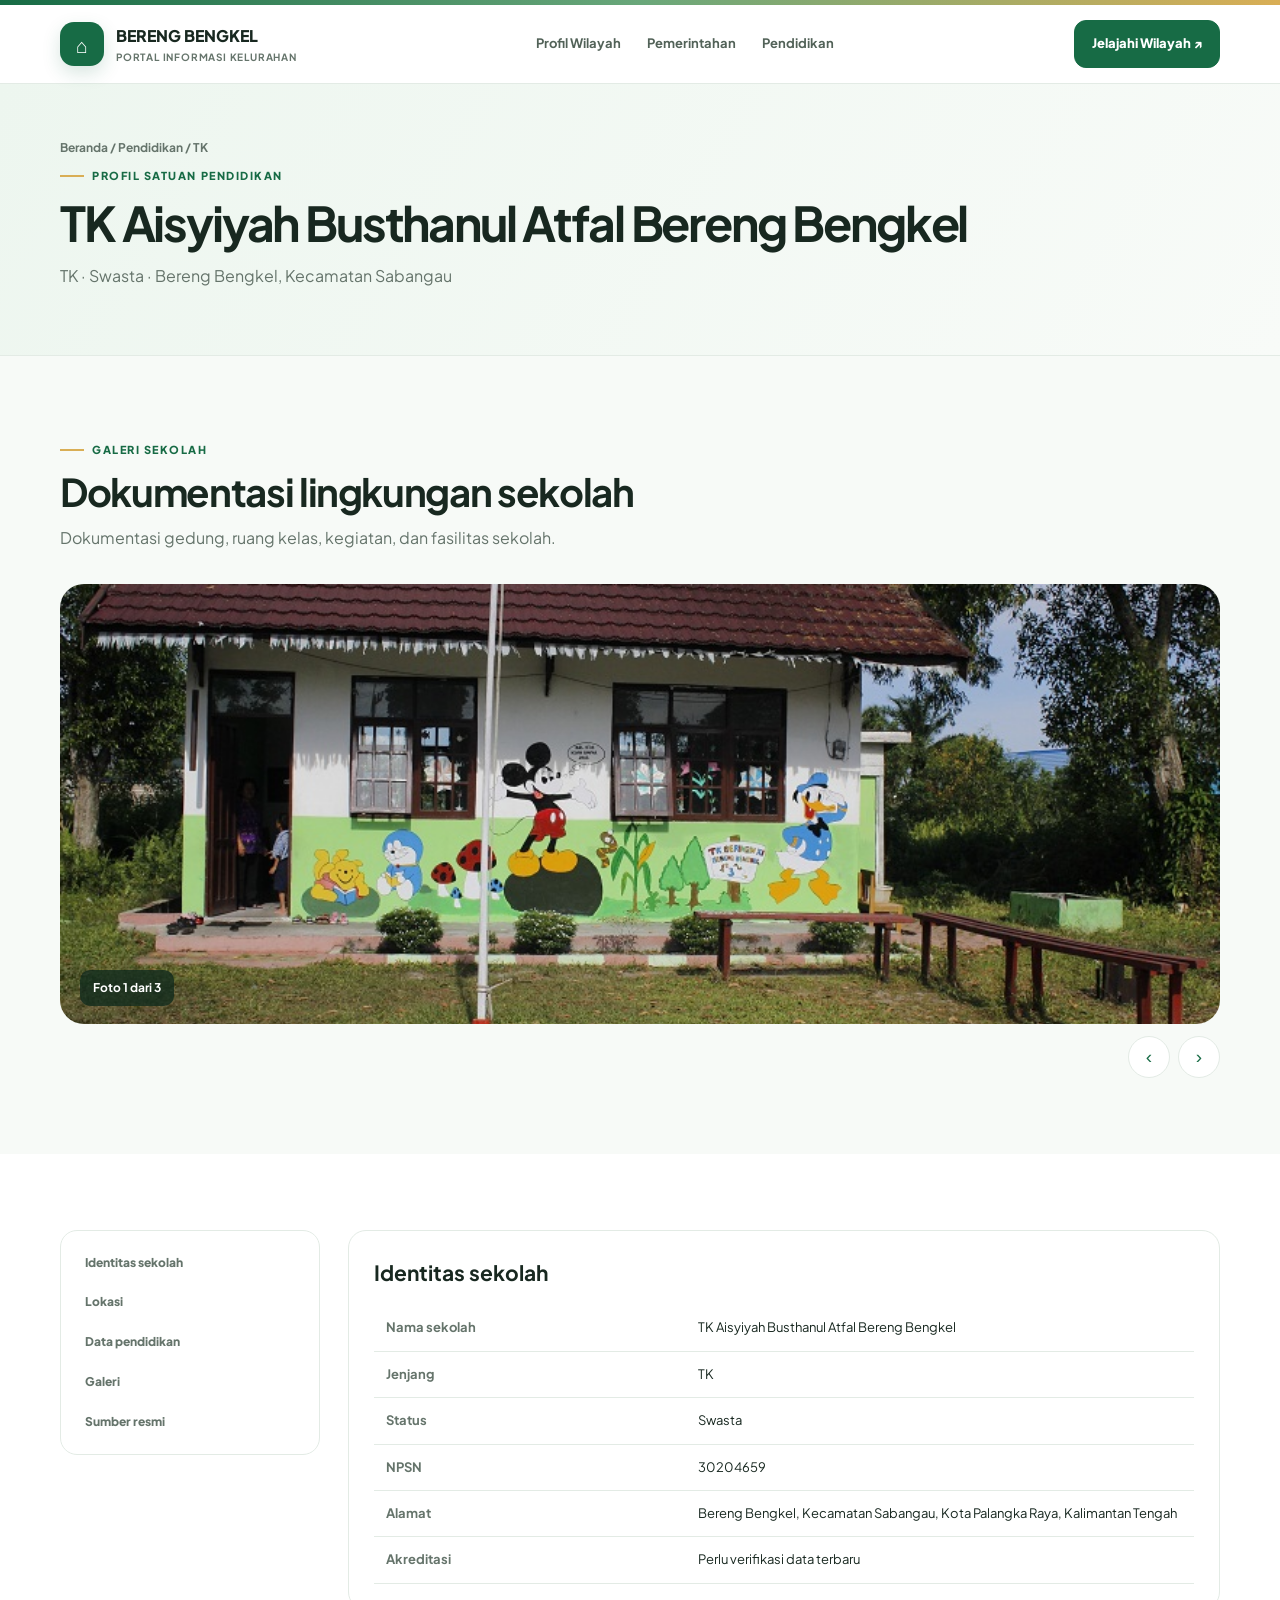
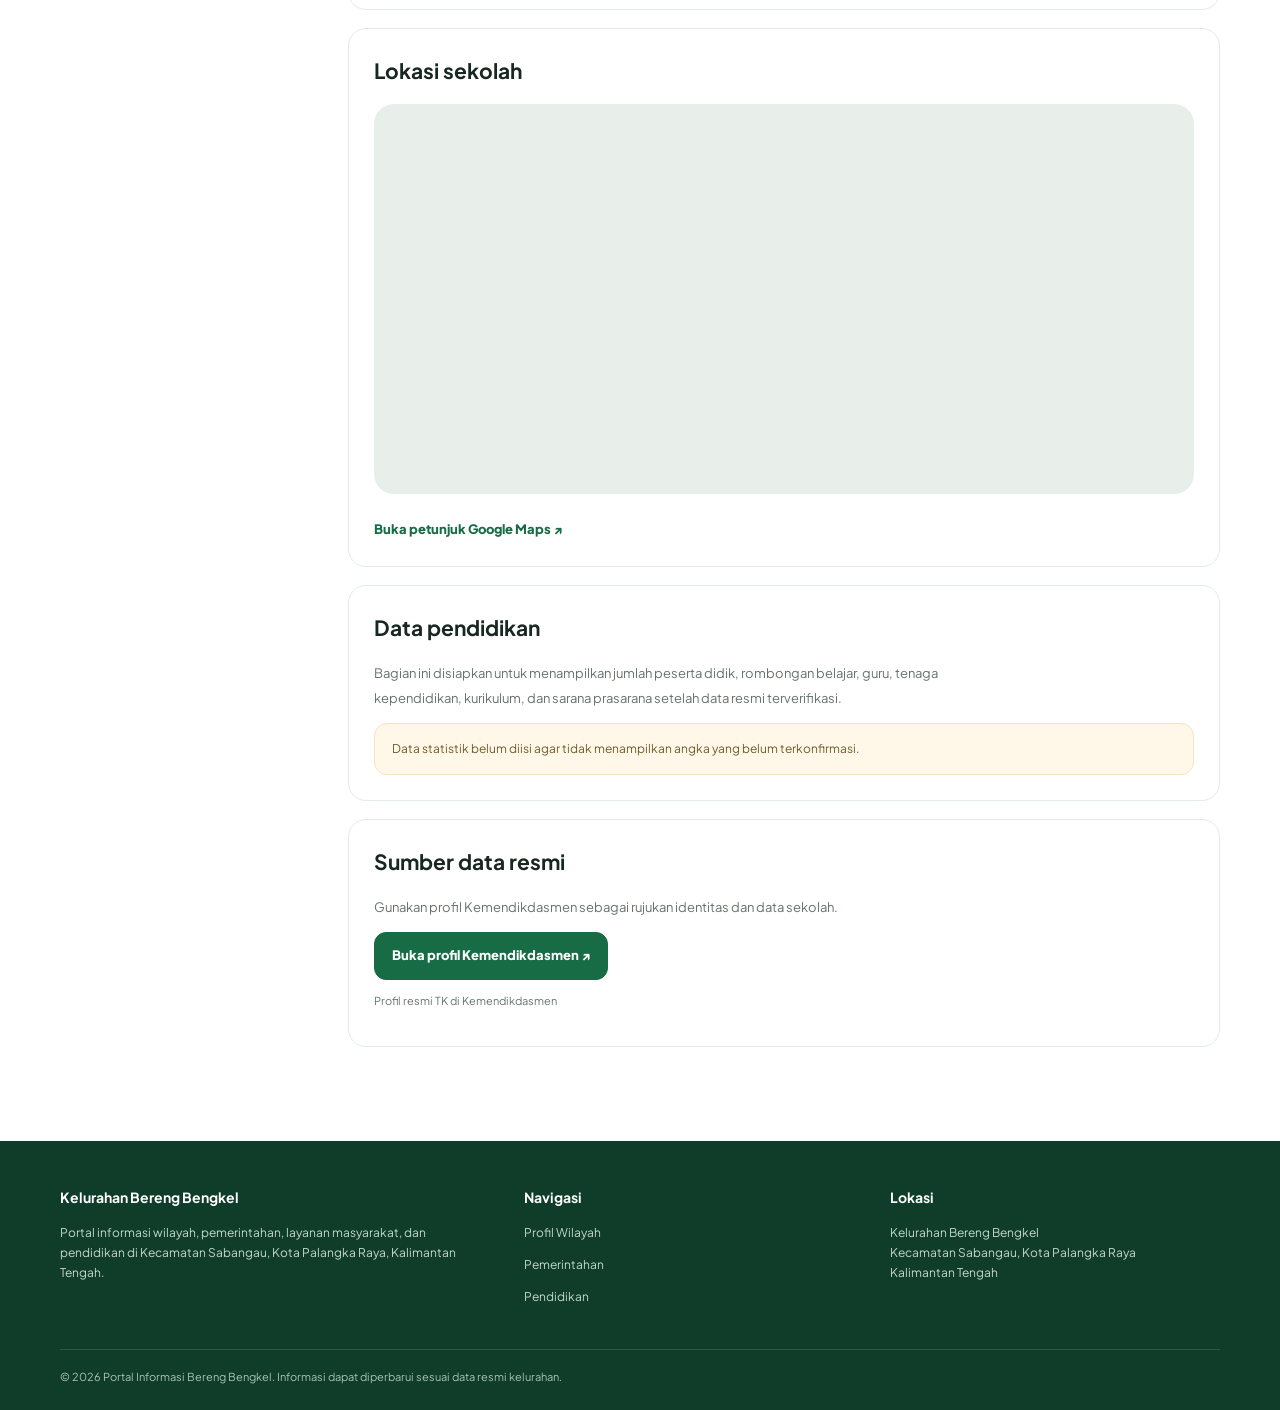
<file: sekolah/tk.html>
<!doctype html>
<html lang="id">
  <head>
    <meta charset="utf-8" />
    <meta name="viewport" content="width=device-width, initial-scale=1" />
    <meta
      name="description"
      content="Profil TK Aisyiyah Busthanul Atfal Bereng Bengkel"
    />
    <title>TK Aisyiyah Busthanul Atfal Bereng Bengkel | Bereng Bengkel</title>
    <link rel="preconnect" href="https://fonts.googleapis.com" />
    <link rel="preconnect" href="https://fonts.gstatic.com" crossorigin />
    <link
      href="https://fonts.googleapis.com/css2?family=Plus+Jakarta+Sans:wght@400;500;600;700;800&display=swap"
      rel="stylesheet"
    />
    <link rel="stylesheet" href="../assets/css/style.css" />
  </head>
  <body>
    <div class="topline"></div>
    <header class="nav">
      <div class="container nav-inner">
        <a class="brand" href="../index.html"
          ><span class="brand-mark">⌂</span
          ><span
            >BERENG BENGKEL<small>Portal Informasi Kelurahan</small></span
          ></a
        >
        <nav class="navlinks">
          <a href="../profil.html">Profil Wilayah</a
          ><a href="../pemerintahan.html">Pemerintahan</a
          ><a href="../pendidikan.html">Pendidikan</a>
        </nav>
        <a class="nav-cta" href="../profil.html#lokasi">Jelajahi Wilayah ↗</a
        ><button class="menu-btn" aria-label="Buka menu" aria-expanded="false">
          ☰
        </button>
      </div>
      <div class="container mobile-links">
        <a href="../profil.html">Profil Wilayah</a
        ><a href="../pemerintahan.html">Pemerintahan</a
        ><a href="../pendidikan.html">Pendidikan</a>
      </div>
    </header>
    <main>
      <section class="page-hero">
        <div class="container">
          <div class="crumb">
            <a href="../index.html">Beranda</a> /
            <a href="../pendidikan.html">Pendidikan</a> / TK
          </div>
          <span class="eyebrow">Profil satuan pendidikan</span>
          <h1>TK Aisyiyah Busthanul Atfal Bereng Bengkel</h1>
          <p class="lead">TK · Swasta · Bereng Bengkel, Kecamatan Sabangau</p>
        </div>
      </section>
      <section class="section">
        <div class="container">
          <div class="section-head">
            <span class="eyebrow">Galeri sekolah</span>
            <h2>Dokumentasi lingkungan sekolah</h2>
            <p>
              Dokumentasi gedung, ruang kelas, kegiatan, dan fasilitas sekolah.
            </p>
          </div>
          <div class="gallery" data-carousel>
            <img
              src="../assets/images/schools/tk1.jpg"
              alt="Foto utama TK Aisyiyah Busthanul Atfal"
              data-slide
            />
            <img
              src="../assets/images/schools/tk2.jpg"
              alt="Ruang belajar TK Aisyiyah Busthanul Atfal"
              data-slide
              style="display: none"
            />
            <img
              src="../assets/images/schools/tk3.jpg"
              alt="Kegiatan dan fasilitas TK Aisyiyah Busthanul Atfal"
              data-slide
              style="display: none"
            />
            <div class="gallery-caption">Foto 1 dari 3</div>
          </div>
          <div class="gallery-controls">
            <button class="round-btn" data-prev aria-label="Foto sebelumnya">
              ‹</button
            ><button class="round-btn" data-next aria-label="Foto berikutnya">
              ›
            </button>
          </div>
        </div>
      </section>
      <section class="section white">
        <div class="container detail-layout">
          <aside class="side-nav">
            <a href="#identitas">Identitas sekolah</a
            ><a href="#lokasi">Lokasi</a><a href="#data">Data pendidikan</a
            ><a href="#galeri">Galeri</a><a href="#sumber">Sumber resmi</a>
          </aside>
          <div>
            <div class="detail-block" id="identitas">
              <h2>Identitas sekolah</h2>
              <table class="data-table">
                <tr>
                  <td>Nama sekolah</td>
                  <td>TK Aisyiyah Busthanul Atfal Bereng Bengkel</td>
                </tr>
                <tr>
                  <td>Jenjang</td>
                  <td>TK</td>
                </tr>
                <tr>
                  <td>Status</td>
                  <td>Swasta</td>
                </tr>
                <tr>
                  <td>NPSN</td>
                  <td>30204659</td>
                </tr>
                <tr>
                  <td>Alamat</td>
                  <td>
                    Bereng Bengkel, Kecamatan Sabangau, Kota Palangka Raya,
                    Kalimantan Tengah
                  </td>
                </tr>
                <tr>
                  <td>Akreditasi</td>
                  <td>Perlu verifikasi data terbaru</td>
                </tr>
              </table>
            </div>
            <div class="detail-block" id="lokasi">
              <h2>Lokasi sekolah</h2>
              <iframe
                class="map-frame"
                loading="lazy"
                src="https://www.google.com/maps?q=TK%20Aisyiyah%20Busthanul%20Atfal%20Bereng%20Bengkel%20Bereng%20Bengkel%20Palangka%20Raya&output=embed"
                title="Peta lokasi TK Aisyiyah Busthanul Atfal Bereng Bengkel"
              ></iframe
              ><a
                class="arrow-link"
                target="_blank"
                rel="noopener"
                href="https://www.google.com/maps/search/?api=1&query=TK+Aisyiyah+Busthanul+Atfal+Bereng+Bengkel+Bereng+Bengkel+Palangka+Raya"
                >Buka petunjuk Google Maps ↗</a
              >
            </div>
            <div class="detail-block" id="data">
              <h2>Data pendidikan</h2>
              <p class="lead" style="font-size: 13px">
                Bagian ini disiapkan untuk menampilkan jumlah peserta didik,
                rombongan belajar, guru, tenaga kependidikan, kurikulum, dan
                sarana prasarana setelah data resmi terverifikasi.
              </p>
              <div class="notice">
                Data statistik belum diisi agar tidak menampilkan angka yang
                belum terkonfirmasi.
              </div>
            </div>
            <div class="detail-block" id="sumber">
              <h2>Sumber data resmi</h2>
              <p class="lead" style="font-size: 13px">
                Gunakan profil Kemendikdasmen sebagai rujukan identitas dan data
                sekolah.
              </p>
              <a
                class="btn"
                href="https://sekolah.data.kemendikdasmen.go.id/profil-sekolah/73F8655B-9445-4072-B17F-ABD54C9B508D"
                target="_blank"
                rel="noopener"
                >Buka profil Kemendikdasmen ↗</a
              >
              <p style="font-size: 11px; color: var(--muted); margin-top: 12px">
                Profil resmi TK di Kemendikdasmen
              </p>
            </div>
          </div>
        </div>
      </section>
    </main>
    <footer class="footer">
      <div class="container">
        <div class="footer-grid">
          <div>
            <h3>Kelurahan Bereng Bengkel</h3>
            <p>
              Portal informasi wilayah, pemerintahan, layanan masyarakat, dan
              pendidikan di Kecamatan Sabangau, Kota Palangka Raya, Kalimantan
              Tengah.
            </p>
          </div>
          <div>
            <h3>Navigasi</h3>
            <p><a href="../profil.html">Profil Wilayah</a></p>
            <p><a href="../pemerintahan.html">Pemerintahan</a></p>
            <p><a href="../pendidikan.html">Pendidikan</a></p>
          </div>
          <div>
            <h3>Lokasi</h3>
            <p>
              Kelurahan Bereng Bengkel<br />Kecamatan Sabangau, Kota Palangka
              Raya<br />Kalimantan Tengah
            </p>
          </div>
        </div>
        <div class="copyright">
          © 2026 Portal Informasi Bereng Bengkel. Informasi dapat diperbarui
          sesuai data resmi kelurahan.
        </div>
      </div>
    </footer>
    <script src="../assets/js/site.js"></script>
  </body>
</html>
</file>
<file: assets/css/style.css>
:root {
  --green: #176b45;
  --green2: #0f5135;
  --mint: #eaf5ee;
  --gold: #d9ae55;
  --ink: #182820;
  --muted: #65746b;
  --line: #e3ebe5;
  --paper: #f7faf7;
  --white: #fff;
  --shadow: 0 18px 45px rgba(21, 55, 36, 0.09);
}
* {
  box-sizing: border-box;
}
html {
  scroll-behavior: smooth;
  scroll-padding-top: 95px;
}
body {
  margin: 0;
  background: var(--paper);
  color: var(--ink);
  font-family: "Plus Jakarta Sans", Arial, sans-serif;
  line-height: 1.65;
}
a {
  color: inherit;
  text-decoration: none;
}
img {
  display: block;
  max-width: 100%;
}
.container {
  width: min(1160px, calc(100% - 40px));
  margin: auto;
}
.topline {
  height: 5px;
  background: linear-gradient(90deg, var(--green), #69a77a, var(--gold));
}
.nav {
  position: sticky;
  top: 0;
  z-index: 30;
  background: rgba(255, 255, 255, 0.94);
  backdrop-filter: blur(14px);
  border-bottom: 1px solid var(--line);
}
.nav-inner {
  height: 78px;
  display: flex;
  align-items: center;
  justify-content: space-between;
  gap: 22px;
}
.brand {
  display: flex;
  align-items: center;
  gap: 12px;
  font-weight: 800;
}
.brand-mark {
  width: 44px;
  height: 44px;
  border-radius: 14px;
  background: var(--green);
  color: #fff;
  display: grid;
  place-items: center;
  font-size: 20px;
  box-shadow: 0 7px 18px #176b452b;
}
.brand small {
  display: block;
  color: var(--muted);
  font-size: 10px;
  letter-spacing: 0.08em;
  text-transform: uppercase;
  font-weight: 700;
}
.navlinks {
  display: flex;
  align-items: center;
  gap: 26px;
  color: #526258;
  font-size: 13px;
  font-weight: 700;
}
.navlinks a:hover,
.navlinks a.active {
  color: var(--green);
}
.nav-cta,
.btn {
  display: inline-flex;
  align-items: center;
  justify-content: center;
  gap: 9px;
  padding: 12px 17px;
  border-radius: 12px;
  background: var(--green);
  color: white;
  font-size: 13px;
  font-weight: 800;
  border: 1px solid var(--green);
  transition: 0.2s;
}
.btn:hover,
.nav-cta:hover {
  background: var(--green2);
  transform: translateY(-1px);
}
.btn.light {
  background: white;
  color: var(--green);
  border-color: var(--line);
}
.menu-btn {
  display: none;
  border: 1px solid var(--line);
  background: white;
  border-radius: 10px;
  padding: 9px;
  font-size: 20px;
}
.mobile-links {
  display: none;
  padding: 0 0 18px;
}
.mobile-links a {
  display: block;
  padding: 10px 0;
  font-weight: 700;
  font-size: 14px;
  color: #526258;
}
.hero {
  padding: 76px 0 68px;
  background:
    radial-gradient(circle at 88% 20%, #e0f0e4 0, transparent 30%),
    linear-gradient(135deg, #f8fbf8, #eef6ef);
}
.hero-grid {
  display: grid;
  grid-template-columns: 1.05fr 0.95fr;
  gap: 55px;
  align-items: center;
}
.eyebrow {
  display: inline-flex;
  gap: 8px;
  align-items: center;
  color: var(--green);
  font-size: 11px;
  font-weight: 900;
  text-transform: uppercase;
  letter-spacing: 0.14em;
}
.eyebrow:before {
  content: "";
  width: 24px;
  height: 2px;
  background: var(--gold);
}
h1,
h2,
h3,
p {
  margin-top: 0;
}
h1 {
  font-size: clamp(38px, 5vw, 62px);
  line-height: 1.08;
  letter-spacing: -0.045em;
  margin: 18px 0;
}
.accent {
  color: var(--green);
}
.lead {
  font-size: 16px;
  line-height: 1.9;
  color: var(--muted);
  max-width: 610px;
}
.actions {
  display: flex;
  gap: 12px;
  flex-wrap: wrap;
  margin-top: 28px;
}
.hero-visual {
  border-radius: 28px;
  min-height: 390px;
  overflow: hidden;
  position: relative;
  background: linear-gradient(145deg, #1b6644, #0d3827);
  box-shadow: var(--shadow);
  padding: 30px;
  color: white;
  display: flex;
  align-items: end;
}
.hero-visual:before {
  content: "";
  position: absolute;
  inset: 0;
  background:
    linear-gradient(0deg, rgba(3, 30, 17, 0.82), transparent 70%),
    url("https://images.unsplash.com/photo-1470770841072-f978cf4d019e?auto=format&fit=crop&w=1200&q=85")
      center/cover;
  opacity: 0.78;
}
.hero-visual > * {
  position: relative;
}
.hero-note {
  font-size: 12px;
  color: #e3f1e6;
}
.hero-title {
  font-size: 27px;
  font-weight: 800;
  line-height: 1.2;
  margin: 7px 0;
}
.section {
  padding: 76px 0;
}
.section.white {
  background: white;
}
.section-head {
  max-width: 720px;
  margin-bottom: 32px;
}
.section-head h2 {
  font-size: clamp(28px, 3vw, 39px);
  line-height: 1.2;
  letter-spacing: -0.035em;
  margin: 10px 0;
}
.section-head p {
  color: var(--muted);
  margin: 0;
}
.grid {
  display: grid;
  gap: 20px;
}
.grid.three {
  grid-template-columns: repeat(3, 1fr);
}
.grid.two {
  grid-template-columns: repeat(2, 1fr);
}
.card {
  background: white;
  border: 1px solid var(--line);
  border-radius: 20px;
  overflow: hidden;
  box-shadow: 0 6px 22px rgba(24, 60, 39, 0.035);
  transition: 0.22s;
}
.card:hover {
  transform: translateY(-4px);
  box-shadow: var(--shadow);
}
.card-body {
  padding: 23px;
}
.iconbox {
  width: 46px;
  height: 46px;
  border-radius: 14px;
  background: var(--mint);
  color: var(--green);
  display: grid;
  place-items: center;
  font-size: 21px;
}
.card h3 {
  font-size: 18px;
  margin: 16px 0 7px;
}
.card p {
  color: var(--muted);
  font-size: 13px;
  margin: 0;
}
.arrow-link {
  display: inline-flex;
  gap: 8px;
  align-items: center;
  color: var(--green);
  font-size: 13px;
  font-weight: 800;
  margin-top: 18px;
}
.stats {
  display: grid;
  grid-template-columns: repeat(3, 1fr);
  gap: 14px;
  margin-top: 26px;
}
.stat {
  padding: 17px;
  border-radius: 15px;
  background: white;
  border: 1px solid var(--line);
}
.stat b {
  display: block;
  color: var(--green);
  font-size: 23px;
}
.stat span {
  font-size: 11px;
  color: var(--muted);
  font-weight: 700;
}
.page-hero {
  padding: 54px 0 48px;
  background: linear-gradient(120deg, #edf6ef, #f8fbf8);
  border-bottom: 1px solid var(--line);
}
.page-hero h1 {
  font-size: clamp(34px, 4vw, 48px);
  margin: 12px 0;
}
.crumb {
  font-size: 12px;
  color: var(--muted);
  font-weight: 700;
}
.split {
  display: grid;
  grid-template-columns: 1fr 1fr;
  gap: 30px;
  align-items: center;
}
.photo-panel {
  border-radius: 22px;
  overflow: hidden;
  min-height: 320px;
  background: #dfece2;
}
.photo-panel img {
  width: 100%;
  height: 100%;
  min-height: 320px;
  object-fit: cover;
}
.map-frame {
  width: 100%;
  height: 390px;
  border: 0;
  border-radius: 20px;
  background: #e8eee9;
}
.map-actions {
  display: flex;
  gap: 10px;
  flex-wrap: wrap;
  margin-top: 14px;
}
.person-grid {
  display: grid;
  grid-template-columns: repeat(3, 1fr);
  gap: 20px;
}
.person-card img {
  width: 100%;
  height: 260px;
  object-fit: cover;
  object-position: center 22%;
  background: #e7f1e9;
}
.person-card .card-body {
  padding: 18px;
}
.tag {
  display: inline-block;
  border-radius: 99px;
  background: var(--mint);
  color: var(--green);
  font-size: 10px;
  font-weight: 900;
  padding: 5px 10px;
  text-transform: uppercase;
  letter-spacing: 0.05em;
}
.person-card h3 {
  margin: 10px 0 3px;
}
.person-card p {
  font-size: 12px;
  color: var(--muted);
  margin: 0;
}
.school-cover {
  position: relative;
  height: 190px;
  background: linear-gradient(135deg, #dcefe1, #f6f9f5);
  overflow: hidden;
}
.school-cover img {
  display: block;
  width: 100%;
  height: 100%;
  object-fit: cover;
}
.school-card .card-body {
  padding: 20px;
}
.school-card h3 {
  margin: 10px 0;
  font-size: 18px;
}
.school-meta {
  font-size: 12px;
  color: var(--muted);
  display: grid;
  gap: 6px;
}
.school-card .btn {
  margin-top: 18px;
  width: 100%;
}
.gallery {
  position: relative;
  border-radius: 24px;
  overflow: hidden;
  background: #dfeae1;
}
.gallery img {
  width: 100%;
  height: 440px;
  object-fit: cover;
}
.gallery-caption {
  position: absolute;
  left: 20px;
  bottom: 18px;
  color: white;
  background: #102b1dc9;
  padding: 8px 13px;
  border-radius: 10px;
  font-size: 12px;
  font-weight: 700;
}
.gallery-controls {
  display: flex;
  gap: 8px;
  justify-content: flex-end;
  margin-top: 12px;
}
.round-btn {
  border: 1px solid var(--line);
  background: white;
  color: var(--green);
  width: 42px;
  height: 42px;
  border-radius: 50%;
  font-size: 19px;
  cursor: pointer;
}
.detail-layout {
  display: grid;
  grid-template-columns: 260px 1fr;
  gap: 28px;
  align-items: start;
}
.side-nav {
  position: sticky;
  top: 105px;
  background: white;
  border: 1px solid var(--line);
  border-radius: 17px;
  padding: 12px;
}
.side-nav a {
  display: block;
  padding: 10px 12px;
  border-radius: 10px;
  font-size: 12px;
  font-weight: 800;
  color: #65746b;
}
.side-nav a:hover {
  background: var(--mint);
  color: var(--green);
}
.detail-block {
  background: white;
  border: 1px solid var(--line);
  border-radius: 18px;
  padding: 25px;
  margin-bottom: 18px;
}
.detail-block h2 {
  font-size: 21px;
  margin-bottom: 15px;
}
.data-table {
  width: 100%;
  border-collapse: collapse;
  font-size: 13px;
}
.data-table td {
  padding: 12px;
  border-bottom: 1px solid var(--line);
  vertical-align: top;
}
.data-table td:first-child {
  width: 38%;
  color: var(--muted);
  font-weight: 700;
}
.notice {
  padding: 15px 17px;
  border-radius: 13px;
  background: #fff8e8;
  border: 1px solid #f2e4c5;
  color: #715b2c;
  font-size: 12px;
}
.footer {
  background: #103d2a;
  color: #e8f2eb;
  padding: 45px 0 24px;
}
.footer-grid {
  display: grid;
  grid-template-columns: 1.3fr 1fr 1fr;
  gap: 35px;
}
.footer p,
.footer a {
  color: #c3d7c9;
  font-size: 12px;
}
.footer h3 {
  font-size: 14px;
  color: white;
}
.copyright {
  border-top: 1px solid #ffffff20;
  margin-top: 30px;
  padding-top: 18px;
  font-size: 11px;
  color: #a9c4b2;
}
.empty-photo {
  display: grid;
  place-items: center;
  text-align: center;
  padding: 25px;
  color: var(--green);
  background: linear-gradient(135deg, #e1f0e5, #f8fbf8);
  min-height: 190px;
}
.empty-photo small {
  display: block;
  color: var(--muted);
  font-size: 11px;
  margin-top: 6px;
}
.hours-panel {
  position: relative;
  overflow: hidden;
  border-radius: 24px;
  background: linear-gradient(135deg, var(--green2), var(--green));
  color: #fff;
  padding: 34px;
  box-shadow: var(--shadow);
}
.hours-panel::before {
  content: "";
  position: absolute;
  width: 320px;
  height: 320px;
  border-radius: 50%;
  background: var(--gold);
  opacity: 0.14;
  top: -130px;
  right: -110px;
}
.hours-panel::after {
  content: "";
  position: absolute;
  width: 220px;
  height: 220px;
  border: 2px solid #ffffff2e;
  border-radius: 50%;
  bottom: -120px;
  left: -70px;
}
.hours-panel > * {
  position: relative;
}
.hours-intro {
  display: flex;
  align-items: center;
  gap: 16px;
}
.hours-icon {
  width: 56px;
  height: 56px;
  flex: none;
  border-radius: 16px;
  background: #ffffff1f;
  border: 1px solid #ffffff2e;
  display: grid;
  place-items: center;
  font-size: 25px;
}
.hours-intro h3 {
  margin: 0 0 3px;
  font-size: 18px;
}
.hours-intro p {
  margin: 0;
  color: #d7eadc;
  font-size: 13px;
}
.hours-list {
  margin-top: 26px;
  display: grid;
  gap: 12px;
}
.hours-row {
  display: flex;
  align-items: center;
  justify-content: space-between;
  gap: 16px;
  padding: 15px 18px;
  border-radius: 14px;
  background: #ffffff14;
  border: 1px solid #ffffff24;
  font-size: 14px;
}
.hours-row span {
  display: inline-flex;
  align-items: center;
  gap: 10px;
  font-weight: 700;
}
.hours-row strong {
  font-weight: 800;
  color: #ffe7b3;
}
.hours-row.closed {
  opacity: 0.82;
}
.hours-row.closed strong {
  color: #ffd9d9;
}
.day-icon {
  width: 30px;
  height: 30px;
  flex: none;
  border-radius: 8px;
  background: #ffffff1f;
  display: grid;
  place-items: center;
  font-size: 14px;
}
.news-grid {
  display: grid;
  grid-template-columns: repeat(3, 1fr);
  gap: 20px;
  margin-top: 20px;
}
.news-card {
  display: flex;
  flex-direction: column;
}
.news-card .card-body {
  display: flex;
  flex-direction: column;
  flex: 1;
}
.news-card h3 {
  font-size: 16px;
  line-height: 1.4;
  margin: 12px 0 8px;
}
.news-card h3 a {
  color: inherit;
}
.news-card h3 a:hover {
  color: var(--green);
}
.news-meta {
  font-size: 11px;
  color: var(--muted);
  font-weight: 700;
}
.news-card p {
  margin-bottom: 14px;
}
.news-card .arrow-link {
  margin-top: auto;
}
.news-tag {
  display: inline-flex;
  align-self: flex-start;
  border-radius: 99px;
  background: #fff4dc;
  color: #8a6520;
  font-size: 10px;
  font-weight: 900;
  padding: 4px 10px;
  text-transform: uppercase;
  letter-spacing: 0.05em;
}
.news-all {
  margin-top: 24px;
  text-align: center;
}
@media (max-width: 850px) {
  .navlinks,
  .nav-cta {
    display: none;
  }
  .menu-btn {
    display: block;
  }
  .mobile-links.open {
    display: block;
  }
  .hero-grid,
  .split {
    grid-template-columns: 1fr;
  }
  .hero {
    padding: 50px 0;
  }
  .hero-visual {
    min-height: 300px;
  }
  .grid.three,
  .person-grid,
  .news-grid {
    grid-template-columns: repeat(2, 1fr);
  }
  .detail-layout {
    grid-template-columns: 1fr;
  }
  .side-nav {
    position: static;
    display: grid;
    grid-template-columns: repeat(2, 1fr);
  }
  .gallery img {
    height: 330px;
  }
}
@media (max-width: 560px) {
  .container {
    width: min(100% - 30px, 1160px);
  }
  .nav-inner {
    height: 68px;
  }
  .brand-mark {
    width: 39px;
    height: 39px;
  }
  .grid.three,
  .grid.two,
  .person-grid,
  .news-grid,
  .stats,
  .footer-grid {
    grid-template-columns: 1fr;
  }
  .section {
    padding: 55px 0;
  }
  .page-hero {
    padding: 38px 0;
  }
  .hero-visual {
    min-height: 260px;
  }
  .gallery img {
    height: 250px;
  }
  .detail-block {
    padding: 18px;
  }
  .side-nav {
    grid-template-columns: 1fr 1fr;
  }
  .map-frame {
    height: 300px;
  }
}
</file>
